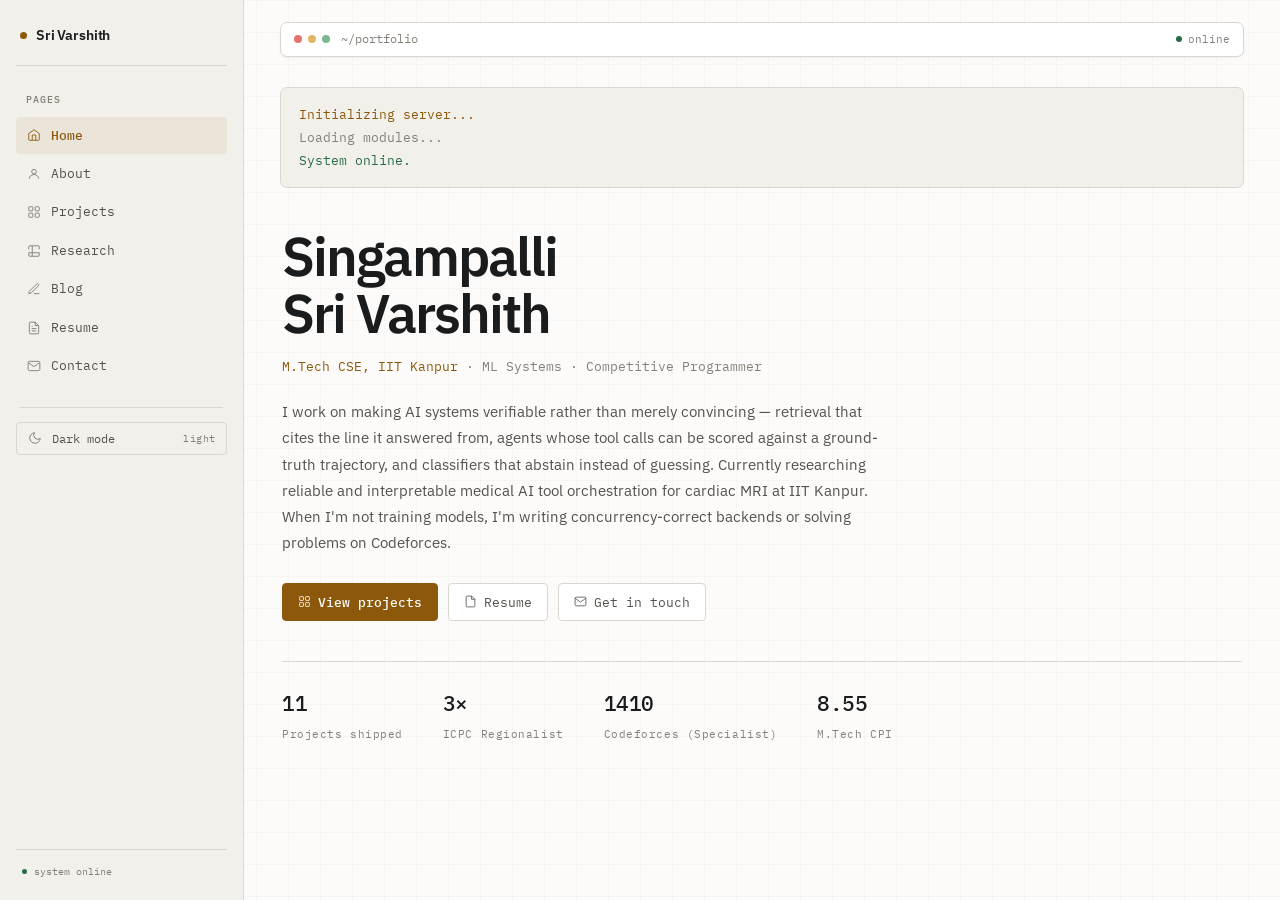
<file: index.html>
<!-- index.html -->
<!DOCTYPE html>
<html lang="en">
<head>
  <meta charset="UTF-8" />
  <meta name="viewport" content="width=device-width, initial-scale=1.0" />
  <title>Singampalli Sri Varshith</title>
  <link rel = "icon" type="image" href="./assets/SSV.jpg"
  <meta name="description" content="M.Tech CSE at IIT Kanpur — retrieval systems, medical AI tool orchestration, and concurrency-correct backends." />
  <link rel="preconnect" href="https://fonts.googleapis.com" />
  <link rel="preconnect" href="https://fonts.gstatic.com" crossorigin />
  <link href="https://fonts.googleapis.com/css2?family=IBM+Plex+Mono:wght@400;500;600&family=IBM+Plex+Sans:wght@400;500;600;700&display=swap" rel="stylesheet" />
  <link rel="stylesheet" href="styles.css" />
</head>
<body data-page="home">
  <div class="grid-bg" aria-hidden="true"></div>

  <div class="layout">

    <div id="sidebar-root"></div>

    <!-- MAIN COLUMN -->
    <div class="main-col">

      <!-- TOP BAR -->
      <header class="topbar">
        <div class="topbar-left">
          <div class="dots" aria-hidden="true">
            <div class="dot dot-r"></div>
            <div class="dot dot-y"></div>
            <div class="dot dot-g"></div>
          </div>
          <span class="topbar-path">~/portfolio</span>
        </div>
        <div class="topbar-right">
          <span class="online-status">
            <span class="online-dot" aria-hidden="true"></span>online
          </span>
        </div>
      </header>

      <!-- TERMINAL BOOT -->
      <div class="terminal" id="term" role="log" aria-live="polite" aria-label="Boot sequence">
        <span class="t-cursor" id="cur" aria-hidden="true"></span>
      </div>

      <!-- HERO -->
      <section class="hero" aria-label="Introduction">
        <h1 class="hero-name">Singampalli<br />Sri Varshith</h1>
        <p class="hero-title">
          <span>M.Tech CSE, IIT Kanpur</span> · ML Systems · Competitive Programmer
        </p>
        <p class="hero-bio">
          I work on making AI systems verifiable rather than merely convincing — retrieval that
          cites the line it answered from, agents whose tool calls can be scored against a
          ground-truth trajectory, and classifiers that abstain instead of guessing. Currently
          researching reliable and interpretable medical AI tool orchestration for cardiac MRI
          at IIT Kanpur. When I'm not training models, I'm writing concurrency-correct backends
          or solving problems on Codeforces.
        </p>

        <div class="hero-actions">
          <a class="btn btn-primary" href="./pages/projects.html">
            <svg width="13" height="13" viewBox="0 0 24 24" fill="none" stroke="currentColor" stroke-width="1.5">
              <rect x="3" y="3" width="7" height="7" rx="1"/><rect x="14" y="3" width="7" height="7" rx="1"/>
              <rect x="3" y="14" width="7" height="7" rx="1"/><rect x="14" y="14" width="7" height="7" rx="1"/>
            </svg>
            View projects
          </a>
          <a class="btn btn-ghost" href="./pages/resume.html">
            <svg width="13" height="13" viewBox="0 0 24 24" fill="none" stroke="currentColor" stroke-width="1.5">
              <path d="M14 2H6a2 2 0 00-2 2v16a2 2 0 002 2h12a2 2 0 002-2V8z"/>
              <polyline points="14 2 14 8 20 8"/>
            </svg>
            Resume
          </a>
          <a class="btn btn-ghost" href="./pages/contact.html">
            <svg width="13" height="13" viewBox="0 0 24 24" fill="none" stroke="currentColor" stroke-width="1.5">
              <path d="M4 4h16c1.1 0 2 .9 2 2v12c0 1.1-.9 2-2 2H4c-1.1 0-2-.9-2-2V6c0-1.1.9-2 2-2z"/>
              <polyline points="22,6 12,13 2,6"/>
            </svg>
            Get in touch
          </a>
        </div>

        <div class="hero-stats">
          <div>
            <div class="hero-stat-val">11</div>
            <div class="hero-stat-label">Projects shipped</div>
          </div>
          <div>
            <div class="hero-stat-val">3×</div>
            <div class="hero-stat-label">ICPC Regionalist</div>
          </div>
          <div>
            <div class="hero-stat-val">1410</div>
            <div class="hero-stat-label">Codeforces (Specialist)</div>
          </div>
          <div>
            <div class="hero-stat-val">8.55</div>
            <div class="hero-stat-label">M.Tech CPI</div>
          </div>
        </div>
      </section>

    </div>
  </div>

  <script src="./components/sidebar.js"></script>
  <script src="main.js"></script>
</body>
</html>
</file>
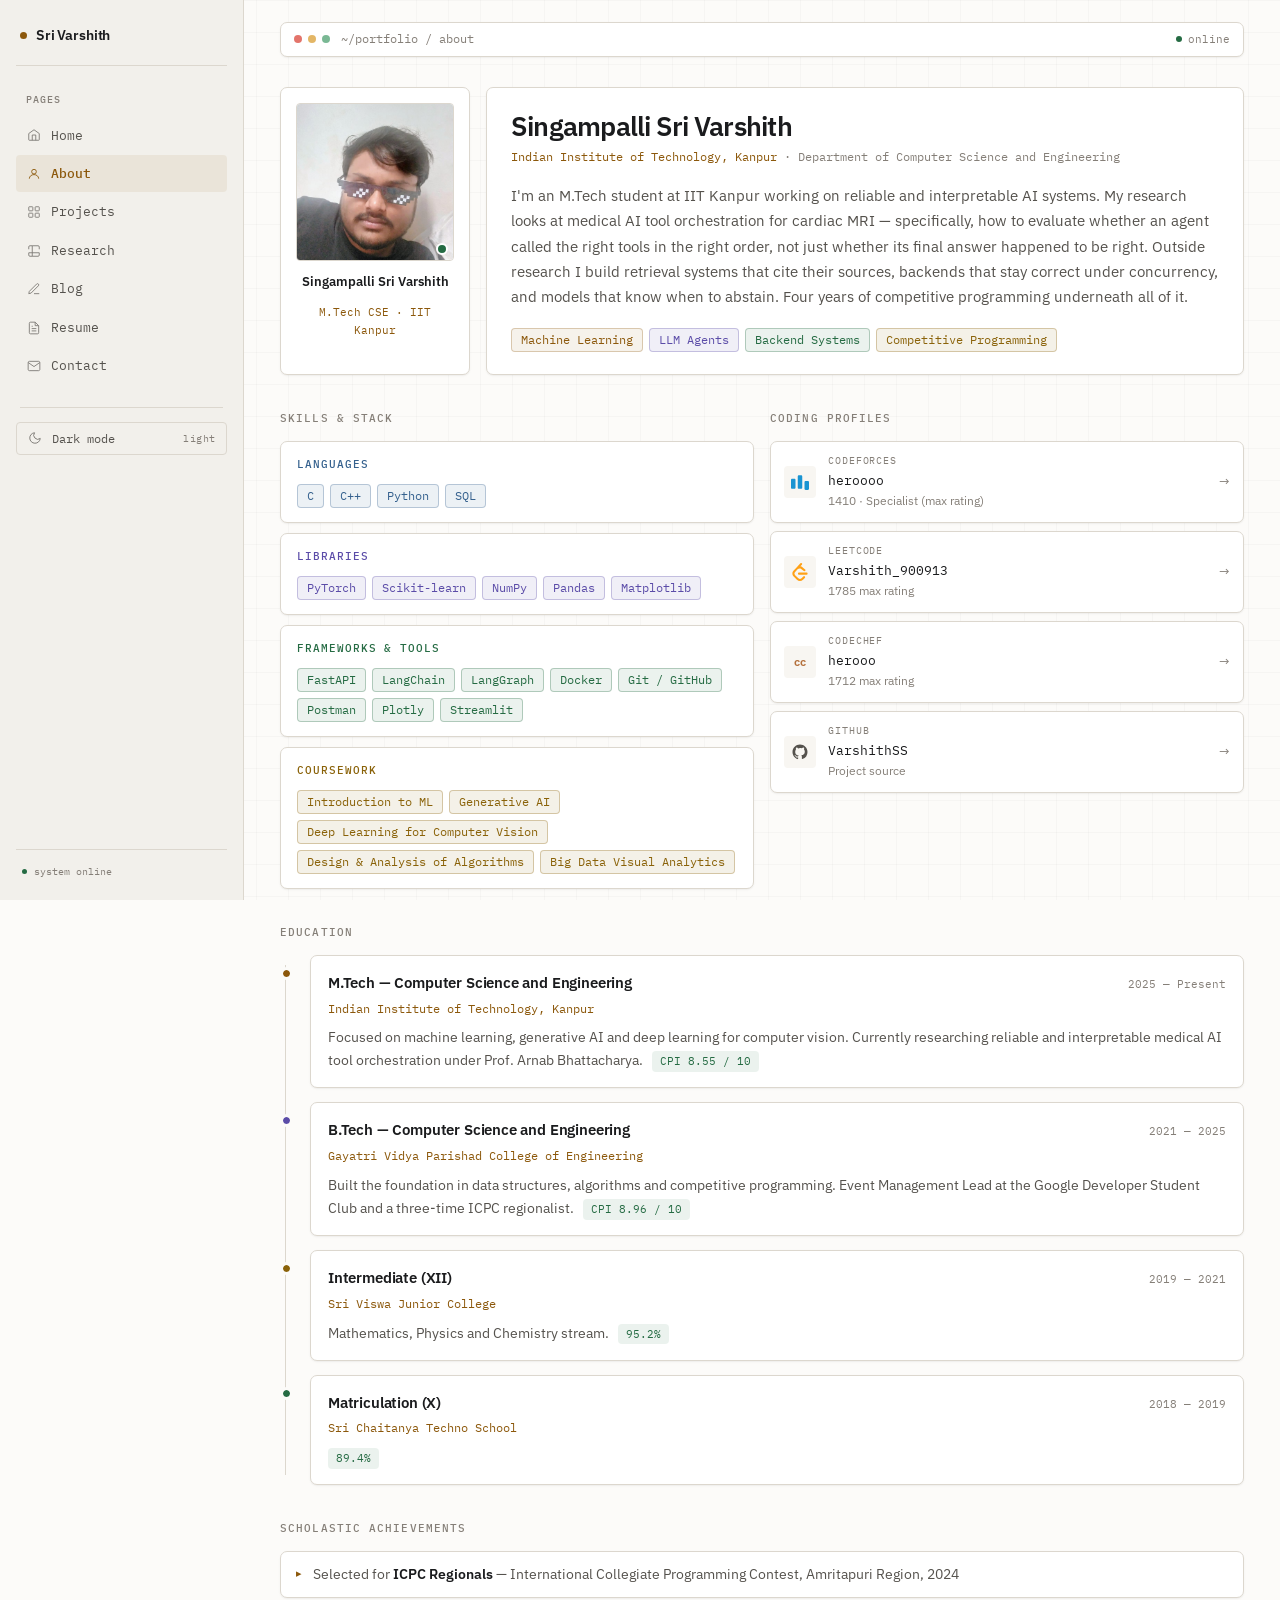
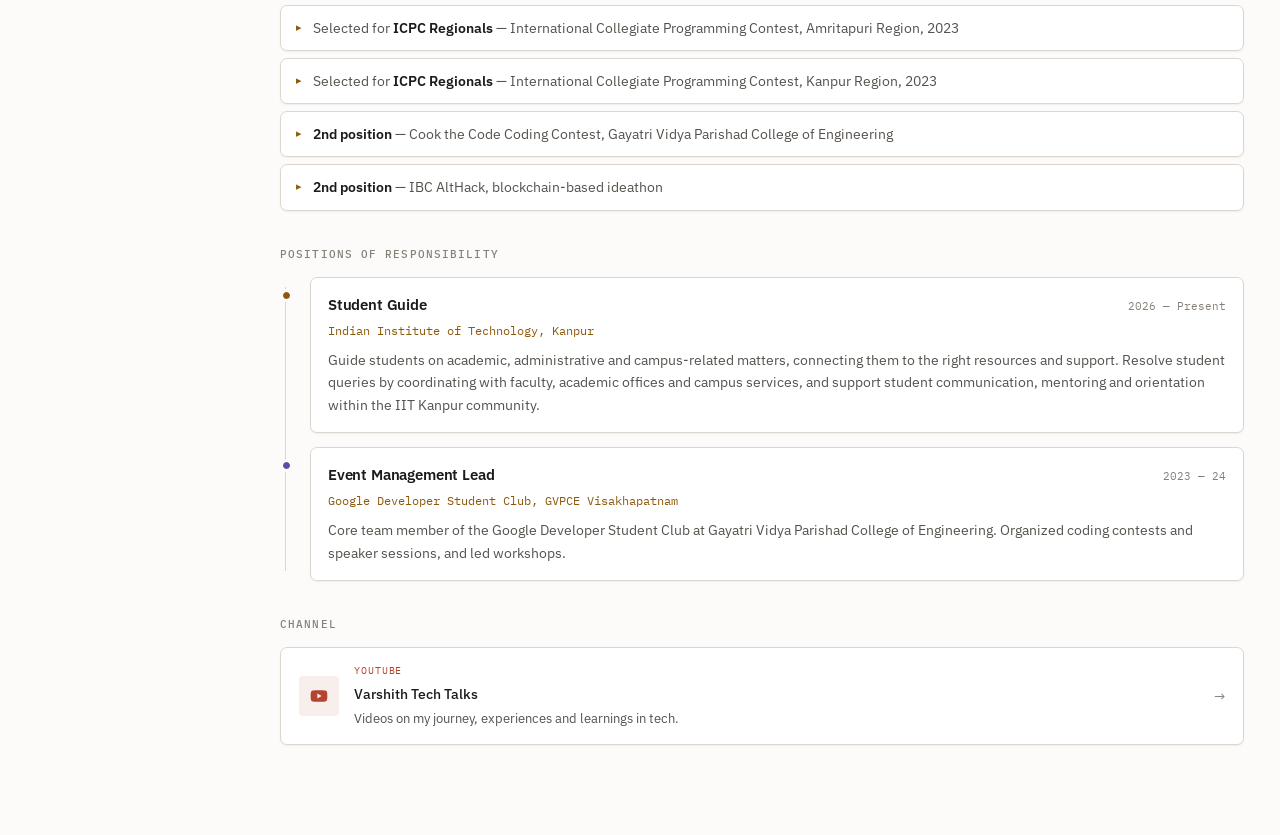
<file: pages/about.html>
<!-- pages/about.html -->
<!DOCTYPE html>
<html lang="en">
<head>
  <meta charset="UTF-8" />
  <meta name="viewport" content="width=device-width, initial-scale=1.0" />
  <title>About — Singampalli Sri Varshith</title>
  <meta name="description" content="M.Tech CSE at IIT Kanpur — education, skills, achievements and coding profiles." />
  <link rel="icon" type="image/jpeg" href="../assets/SSV.jpg" />
  <link rel="preconnect" href="https://fonts.googleapis.com" />
  <link rel="preconnect" href="https://fonts.gstatic.com" crossorigin />
  <link href="https://fonts.googleapis.com/css2?family=IBM+Plex+Mono:wght@400;500;600&family=IBM+Plex+Sans:wght@400;500;600;700&display=swap" rel="stylesheet" />
  <link rel="stylesheet" href="../styles.css" />
</head>
<body data-page="about">
  <div class="grid-bg" aria-hidden="true"></div>

  <div class="layout">

    <div id="sidebar-root"></div>

    <!-- MAIN COLUMN -->
    <div class="main-col">

      <!-- TOP BAR -->
      <header class="topbar">
        <div class="topbar-left">
          <div class="dots" aria-hidden="true">
            <div class="dot dot-r"></div>
            <div class="dot dot-y"></div>
            <div class="dot dot-g"></div>
          </div>
          <span class="topbar-path">
            <a href="../index.html">~/portfolio</a> / about
          </span>
        </div>
        <div class="topbar-right">
          <span class="online-status">
            <span class="online-dot" aria-hidden="true"></span>online
          </span>
        </div>
      </header>

      <!-- PROFILE TOP ROW -->
      <div class="profile-top-row">

        <div class="photo-card">
          <div class="profile-avatar-wrap">
            <img class="profile-avatar" src="../assets/profile.jpeg" alt="Singampalli Sri Varshith" />
            <span class="profile-online-badge" aria-hidden="true"></span>
          </div>
          <div class="photo-card-name">Singampalli Sri Varshith</div>
          <div class="photo-card-role"><span>M.Tech CSE · IIT Kanpur</span></div>
        </div>

        <div class="profile-card">
          <div class="profile-info">
            <div class="profile-name">Singampalli Sri Varshith</div>
            <div class="profile-role">
              <span>Indian Institute of Technology, Kanpur</span> · Department of Computer Science and Engineering
            </div>
            <div class="profile-desc">
              I'm an M.Tech student at IIT Kanpur working on reliable and interpretable AI systems.
              My research looks at medical AI tool orchestration for cardiac MRI — specifically, how
              to evaluate whether an agent called the right tools in the right order, not just whether
              its final answer happened to be right. Outside research I build retrieval systems that
              cite their sources, backends that stay correct under concurrency, and models that know
              when to abstain. Four years of competitive programming underneath all of it.
            </div>
            <div class="profile-tags">
              <span class="pill accent">Machine Learning</span>
              <span class="pill violet">LLM Agents</span>
              <span class="pill success">Backend Systems</span>
              <span class="pill warn">Competitive Programming</span>
            </div>
          </div>
        </div>

      </div>

      <!-- SKILLS + CODING PROFILES -->
      <div class="skills-profiles-row">

        <div>
          <div class="section-label">Skills &amp; Stack</div>
          <div class="skills-grid">

            <div class="skill-group">
              <div class="skill-group-label" style="color: var(--info);">Languages</div>
              <div class="skill-list">
                <span class="pill info">C</span>
                <span class="pill info">C++</span>
                <span class="pill info">Python</span>
                <span class="pill info">SQL</span>
              </div>
            </div>

            <div class="skill-group">
              <div class="skill-group-label" style="color: var(--violet);">Libraries</div>
              <div class="skill-list">
                <span class="pill violet">PyTorch</span>
                <span class="pill violet">Scikit-learn</span>
                <span class="pill violet">NumPy</span>
                <span class="pill violet">Pandas</span>
                <span class="pill violet">Matplotlib</span>
              </div>
            </div>

            <div class="skill-group">
              <div class="skill-group-label" style="color: var(--success);">Frameworks &amp; Tools</div>
              <div class="skill-list">
                <span class="pill success">FastAPI</span>
                <span class="pill success">LangChain</span>
                <span class="pill success">LangGraph</span>
                <span class="pill success">Docker</span>
                <span class="pill success">Git / GitHub</span>
                <span class="pill success">Postman</span>
                <span class="pill success">Plotly</span>
                <span class="pill success">Streamlit</span>
              </div>
            </div>

            <div class="skill-group">
              <div class="skill-group-label" style="color: var(--warn);">Coursework</div>
              <div class="skill-list">
                <span class="pill warn">Introduction to ML</span>
                <span class="pill warn">Generative AI</span>
                <span class="pill warn">Deep Learning for Computer Vision</span>
                <span class="pill warn">Design &amp; Analysis of Algorithms</span>
                <span class="pill warn">Big Data Visual Analytics</span>
              </div>
            </div>

          </div>
        </div>

        <div>
          <div class="section-label">Coding Profiles</div>
          <div class="coding-profiles">

            <a class="cp-card" href="https://codeforces.com/profile/heroooo" target="_blank" rel="noopener noreferrer">
              <div class="cp-icon">
                <svg width="18" height="18" viewBox="0 0 24 24" fill="#1A94D2"><path d="M4.5 7.5C5.328 7.5 6 8.172 6 9v10.5c0 .828-.672 1.5-1.5 1.5h-3C.672 21 0 20.328 0 19.5V9c0-.828.672-1.5 1.5-1.5h3zm9-4.5c.828 0 1.5.672 1.5 1.5V19.5c0 .828-.672 1.5-1.5 1.5h-3c-.828 0-1.5-.672-1.5-1.5V4.5C9 3.672 9.672 3 10.5 3h3zm9 7.5c.828 0 1.5.672 1.5 1.5v9c0 .828-.672 1.5-1.5 1.5h-3c-.828 0-1.5-.672-1.5-1.5V12c0-.828.672-1.5 1.5-1.5h3z"/></svg>
              </div>
              <div class="cp-info">
                <div class="cp-platform">Codeforces</div>
                <div class="cp-handle">heroooo</div>
                <div class="cp-stat">1410 · Specialist (max rating)</div>
              </div>
              <span class="cp-arrow" aria-hidden="true">→</span>
            </a>

            <a class="cp-card" href="https://leetcode.com/Varshith_900913" target="_blank" rel="noopener noreferrer">
              <div class="cp-icon">
                <svg width="18" height="18" viewBox="0 0 24 24" fill="#FFA116"><path d="M13.483 0a1.374 1.374 0 0 0-.961.438L7.116 6.226l-3.854 4.126a5.266 5.266 0 0 0-1.209 2.104 5.35 5.35 0 0 0-.125.513 5.527 5.527 0 0 0 .062 2.362 5.83 5.83 0 0 0 .349 1.017 5.938 5.938 0 0 0 1.271 1.818l4.277 4.193.039.038c2.248 2.165 5.852 2.133 8.063-.074l2.396-2.392c.54-.54.54-1.414.003-1.955a1.378 1.378 0 0 0-1.951-.003l-2.396 2.392a3.021 3.021 0 0 1-4.205.038l-.02-.019-4.276-4.193c-.652-.64-.972-1.469-.948-2.263a2.68 2.68 0 0 1 .066-.523 2.545 2.545 0 0 1 .619-1.164L9.13 8.114c1.058-1.134 3.204-1.27 4.43-.278l3.501 2.831c.593.48 1.461.387 1.94-.207a1.384 1.384 0 0 0-.207-1.943l-3.5-2.831c-.8-.647-1.766-1.045-2.774-1.202l2.015-2.158A1.384 1.384 0 0 0 13.483 0zm-2.866 12.815a1.38 1.38 0 0 0-1.38 1.382 1.38 1.38 0 0 0 1.38 1.382H20.79a1.38 1.38 0 0 0 1.38-1.382 1.38 1.38 0 0 0-1.38-1.382z"/></svg>
              </div>
              <div class="cp-info">
                <div class="cp-platform">LeetCode</div>
                <div class="cp-handle">Varshith_900913</div>
                <div class="cp-stat">1785 max rating</div>
              </div>
              <span class="cp-arrow" aria-hidden="true">→</span>
            </a>

            <a class="cp-card" href="https://www.codechef.com/users/herooo" target="_blank" rel="noopener noreferrer">
              <div class="cp-icon">
                <span style="font-size:12px;font-weight:600;color:#B4703C;letter-spacing:0.5px;">cc</span>
              </div>
              <div class="cp-info">
                <div class="cp-platform">CodeChef</div>
                <div class="cp-handle">herooo</div>
                <div class="cp-stat">1712 max rating</div>
              </div>
              <span class="cp-arrow" aria-hidden="true">→</span>
            </a>

            <a class="cp-card" href="https://github.com/VarshithSS" target="_blank" rel="noopener noreferrer">
              <div class="cp-icon">
                <svg width="18" height="18" viewBox="0 0 24 24" fill="currentColor" style="color: var(--text-muted);"><path d="M12 2C6.48 2 2 6.48 2 12c0 4.42 2.87 8.17 6.84 9.49.5.09.68-.22.68-.48v-1.69c-2.78.6-3.37-1.34-3.37-1.34-.45-1.15-1.1-1.46-1.1-1.46-.9-.62.07-.61.07-.61 1 .07 1.53 1.03 1.53 1.03.89 1.52 2.34 1.08 2.91.83.09-.65.35-1.08.63-1.33-2.22-.25-4.55-1.11-4.55-4.94 0-1.09.39-1.98 1.03-2.68-.1-.25-.45-1.27.1-2.64 0 0 .84-.27 2.75 1.02A9.56 9.56 0 0112 6.8c.85 0 1.71.11 2.51.33 1.91-1.29 2.75-1.02 2.75-1.02.55 1.37.2 2.39.1 2.64.64.7 1.03 1.59 1.03 2.68 0 3.84-2.34 4.69-4.57 4.93.36.31.68.92.68 1.85v2.75c0 .27.18.58.69.48A10.01 10.01 0 0022 12c0-5.52-4.48-10-10-10z"/></svg>
              </div>
              <div class="cp-info">
                <div class="cp-platform">GitHub</div>
                <div class="cp-handle">VarshithSS</div>
                <div class="cp-stat">Project source</div>
              </div>
              <span class="cp-arrow" aria-hidden="true">→</span>
            </a>

          </div>
        </div>

      </div>

      <!-- EDUCATION -->
      <div class="page-section">
        <div class="section-label">Education</div>
        <div class="timeline">

          <div class="tl-item">
            <div class="tl-dot-wrap"><div class="tl-dot"></div></div>
            <div class="tl-card">
              <div class="tl-meta">
                <div class="tl-title">M.Tech — Computer Science and Engineering</div>
                <div class="tl-date">2025 — Present</div>
              </div>
              <div class="tl-org">Indian Institute of Technology, Kanpur</div>
              <div class="tl-desc">
                Focused on machine learning, generative AI and deep learning for computer vision.
                Currently researching reliable and interpretable medical AI tool orchestration
                under Prof. Arnab Bhattacharya.
                <span class="tl-score" style="margin-left:6px;">CPI 8.55 / 10</span>
              </div>
            </div>
          </div>

          <div class="tl-item">
            <div class="tl-dot-wrap"><div class="tl-dot purple"></div></div>
            <div class="tl-card">
              <div class="tl-meta">
                <div class="tl-title">B.Tech — Computer Science and Engineering</div>
                <div class="tl-date">2021 — 2025</div>
              </div>
              <div class="tl-org purple">Gayatri Vidya Parishad College of Engineering</div>
              <div class="tl-desc">
                Built the foundation in data structures, algorithms and competitive programming.
                Event Management Lead at the Google Developer Student Club and a three-time
                ICPC regionalist.
                <span class="tl-score" style="margin-left:6px;">CPI 8.96 / 10</span>
              </div>
            </div>
          </div>

          <div class="tl-item">
            <div class="tl-dot-wrap"><div class="tl-dot amber"></div></div>
            <div class="tl-card">
              <div class="tl-meta">
                <div class="tl-title">Intermediate (XII)</div>
                <div class="tl-date">2019 — 2021</div>
              </div>
              <div class="tl-org amber">Sri Viswa Junior College</div>
              <div class="tl-desc">
                Mathematics, Physics and Chemistry stream.
                <span class="tl-score" style="margin-left:6px;">95.2%</span>
              </div>
            </div>
          </div>

          <div class="tl-item">
            <div class="tl-dot-wrap"><div class="tl-dot green"></div></div>
            <div class="tl-card">
              <div class="tl-meta">
                <div class="tl-title">Matriculation (X)</div>
                <div class="tl-date">2018 — 2019</div>
              </div>
              <div class="tl-org green">Sri Chaitanya Techno School</div>
              <div class="tl-desc">
                <span class="tl-score">89.4%</span>
              </div>
            </div>
          </div>

        </div>
      </div>

      <!-- ACHIEVEMENTS -->
      <div class="page-section">
        <div class="section-label">Scholastic Achievements</div>
        <div class="fact-list">
          <div class="fact-item">
            <span class="fact-bullet" aria-hidden="true">▸</span>
            <span>Selected for <strong>ICPC Regionals</strong> — International Collegiate Programming Contest, Amritapuri Region, 2024</span>
          </div>
          <div class="fact-item">
            <span class="fact-bullet" aria-hidden="true">▸</span>
            <span>Selected for <strong>ICPC Regionals</strong> — International Collegiate Programming Contest, Amritapuri Region, 2023</span>
          </div>
          <div class="fact-item">
            <span class="fact-bullet" aria-hidden="true">▸</span>
            <span>Selected for <strong>ICPC Regionals</strong> — International Collegiate Programming Contest, Kanpur Region, 2023</span>
          </div>
          <div class="fact-item">
            <span class="fact-bullet amber" aria-hidden="true">▸</span>
            <span><strong>2nd position</strong> — Cook the Code Coding Contest, Gayatri Vidya Parishad College of Engineering</span>
          </div>
          <div class="fact-item">
            <span class="fact-bullet amber" aria-hidden="true">▸</span>
            <span><strong>2nd position</strong> — IBC AltHack, blockchain-based ideathon</span>
          </div>
        </div>
      </div>

      <!-- POSITIONS OF RESPONSIBILITY -->
      <div class="page-section">
        <div class="section-label">Positions of Responsibility</div>
        <div class="timeline">

          <div class="tl-item">
            <div class="tl-dot-wrap"><div class="tl-dot"></div></div>
            <div class="tl-card">
              <div class="tl-meta">
                <div class="tl-title">Student Guide</div>
                <div class="tl-date">2026 — Present</div>
              </div>
              <div class="tl-org">Indian Institute of Technology, Kanpur</div>
              <div class="tl-desc">
                Guide students on academic, administrative and campus-related matters, connecting
                them to the right resources and support. Resolve student queries by coordinating
                with faculty, academic offices and campus services, and support student
                communication, mentoring and orientation within the IIT Kanpur community.
              </div>
            </div>
          </div>

          <div class="tl-item">
            <div class="tl-dot-wrap"><div class="tl-dot purple"></div></div>
            <div class="tl-card">
              <div class="tl-meta">
                <div class="tl-title">Event Management Lead</div>
                <div class="tl-date">2023 — 24</div>
              </div>
              <div class="tl-org purple">Google Developer Student Club, GVPCE Visakhapatnam</div>
              <div class="tl-desc">
                Core team member of the Google Developer Student Club at Gayatri Vidya Parishad
                College of Engineering. Organized coding contests and speaker sessions, and led
                workshops.
              </div>
            </div>
          </div>

        </div>
      </div>

      <!-- CHANNEL -->
      <div class="page-section">
        <div class="section-label">Channel</div>
        <a class="link-card" href="https://youtube.com/@varshithsingampalli4637" target="_blank" rel="noopener noreferrer">
          <div class="link-card-icon">
            <svg width="20" height="20" viewBox="0 0 24 24" fill="currentColor" style="color: var(--danger);"><path d="M21.58 7.19c-.23-.87-.9-1.55-1.77-1.78C18.25 5 12 5 12 5s-6.25 0-7.81.41c-.87.23-1.54.91-1.77 1.78C2 8.75 2 12 2 12s0 3.25.42 4.81c.23.87.9 1.55 1.77 1.78C5.75 19 12 19 12 19s6.25 0 7.81-.41c.87-.23 1.54-.91 1.77-1.78C22 15.25 22 12 22 12s0-3.25-.42-4.81zM10 15V9l5.2 3-5.2 3z"/></svg>
          </div>
          <div class="link-card-info">
            <div class="link-card-label">YouTube</div>
            <div class="link-card-title">Varshith Tech Talks</div>
            <div class="link-card-sub">Videos on my journey, experiences and learnings in tech.</div>
          </div>
          <span class="link-card-arrow" aria-hidden="true">→</span>
        </a>
      </div>

    </div><!-- /.main-col -->

  </div><!-- /.layout -->

  <script src="../components/sidebar.js"></script>
</body>
</html>
</file>
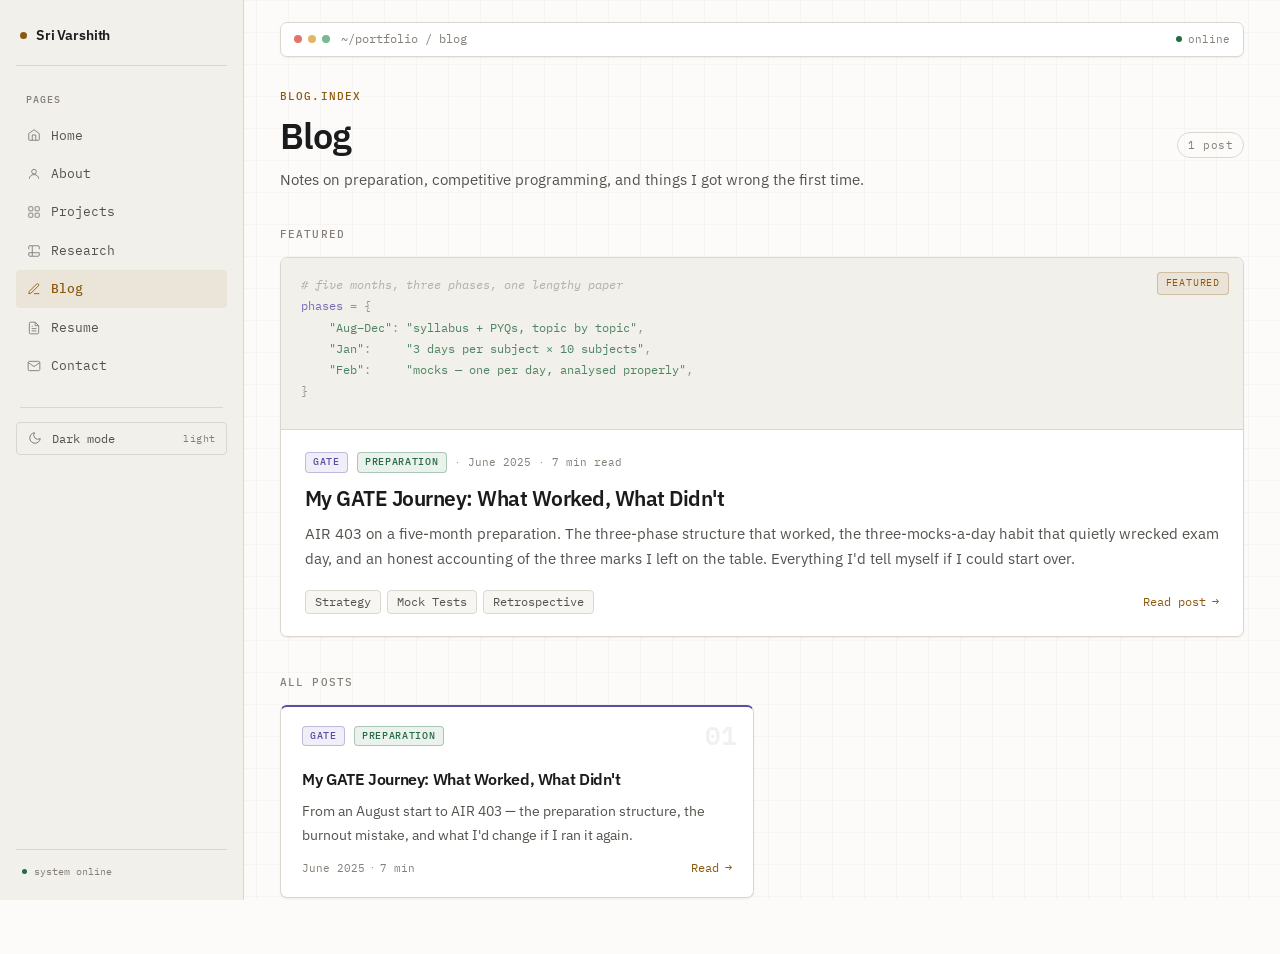
<file: pages/blog.html>
<!-- pages/blog.html -->
<!DOCTYPE html>
<html lang="en">
<head>
  <meta charset="UTF-8" />
  <meta name="viewport" content="width=device-width, initial-scale=1.0" />
  <title>Blog — Singampalli Sri Varshith</title>
  <meta name="description" content="Writing on ML, competitive programming and preparation." />
  <link rel="icon" type="image/jpeg" href="../assets/SSV.jpg" />
  <link rel="preconnect" href="https://fonts.googleapis.com" />
  <link rel="preconnect" href="https://fonts.gstatic.com" crossorigin />
  <link href="https://fonts.googleapis.com/css2?family=IBM+Plex+Mono:wght@400;500;600&family=IBM+Plex+Sans:wght@400;500;600;700&display=swap" rel="stylesheet" />
  <link rel="stylesheet" href="../styles.css" />
</head>
<body data-page="blog">
  <div class="grid-bg" aria-hidden="true"></div>

  <div class="layout">

    <div id="sidebar-root"></div>

    <div class="main-col">

      <header class="topbar">
        <div class="topbar-left">
          <div class="dots" aria-hidden="true">
            <div class="dot dot-r"></div>
            <div class="dot dot-y"></div>
            <div class="dot dot-g"></div>
          </div>
          <span class="topbar-path">
            <a href="../index.html">~/portfolio</a> / blog
          </span>
        </div>
        <div class="topbar-right">
          <span class="online-status">
            <span class="online-dot" aria-hidden="true"></span>online
          </span>
        </div>
      </header>

      <div class="page-heading">
        <div class="page-heading-label">blog.index</div>
        <div class="page-heading-top">
          <h1>Blog</h1>
          <span class="count-pill">1 post</span>
        </div>
        <p>Notes on preparation, competitive programming, and things I got wrong the first time.</p>
      </div>

      <!-- FEATURED POST -->
      <div class="section-label">Featured</div>
      <a class="featured-post" href="blogs/gate_blog.html">
        <div class="featured-banner">
          <div class="featured-banner-code" aria-hidden="true"><span class="cm"># five months, three phases, one lengthy paper</span>
<span class="kw">phases</span> = {
    <span class="str">"Aug–Dec"</span>: <span class="str">"syllabus + PYQs, topic by topic"</span>,
    <span class="str">"Jan"</span>:     <span class="str">"3 days per subject × 10 subjects"</span>,
    <span class="str">"Feb"</span>:     <span class="str">"mocks — one per day, analysed properly"</span>,
}

<span class="kw">def</span> <span class="fn">what_i_actually_did</span>(day):
    <span class="cm"># three mocks a day. this is the mistake.</span>
    <span class="kw">return</span> <span class="fn">burnout</span>(day)</div>
          <span class="featured-badge">Featured</span>
        </div>
        <div class="featured-body">
          <div class="post-meta">
            <span class="post-tag ml">GATE</span>
            <span class="post-tag eng">Preparation</span>
            <span class="meta-dot" aria-hidden="true">·</span>
            <span class="post-date">June 2025</span>
            <span class="meta-dot" aria-hidden="true">·</span>
            <span class="read-time">7 min read</span>
          </div>
          <h2 class="post-title">My GATE Journey: What Worked, What Didn't</h2>
          <p class="post-excerpt">
            AIR 403 on a five-month preparation. The three-phase structure that worked, the
            three-mocks-a-day habit that quietly wrecked exam day, and an honest accounting of the
            three marks I left on the table. Everything I'd tell myself if I could start over.
          </p>
          <div class="post-footer">
            <div class="post-pills">
              <span class="pill neutral">Strategy</span>
              <span class="pill neutral">Mock Tests</span>
              <span class="pill neutral">Retrospective</span>
            </div>
            <span class="read-link">Read post <span aria-hidden="true">→</span></span>
          </div>
        </div>
      </a>

      <!-- ALL POSTS -->
      <div class="section-label">All Posts</div>
      <div class="blog-grid">

        <article class="blog-card purple-accent">
          <span class="card-number" aria-hidden="true">01</span>
          <div class="post-meta">
            <span class="post-tag ml">GATE</span>
            <span class="post-tag eng">Preparation</span>
          </div>
          <h2 class="post-title">My GATE Journey: What Worked, What Didn't</h2>
          <p class="post-excerpt">
            From an August start to AIR 403 — the preparation structure, the burnout mistake,
            and what I'd change if I ran it again.
          </p>
          <div class="card-footer">
            <div style="display:flex; gap:6px; align-items:center;">
              <span class="post-date">June 2025</span>
              <span class="meta-dot" aria-hidden="true">·</span>
              <span class="read-time">7 min</span>
            </div>
            <a class="read-link" href="blogs/gate_blog.html">Read <span aria-hidden="true">→</span></a>
          </div>
        </article>

      </div>

    </div>
  </div>

  <script src="../components/sidebar.js"></script>
</body>
</html>
</file>
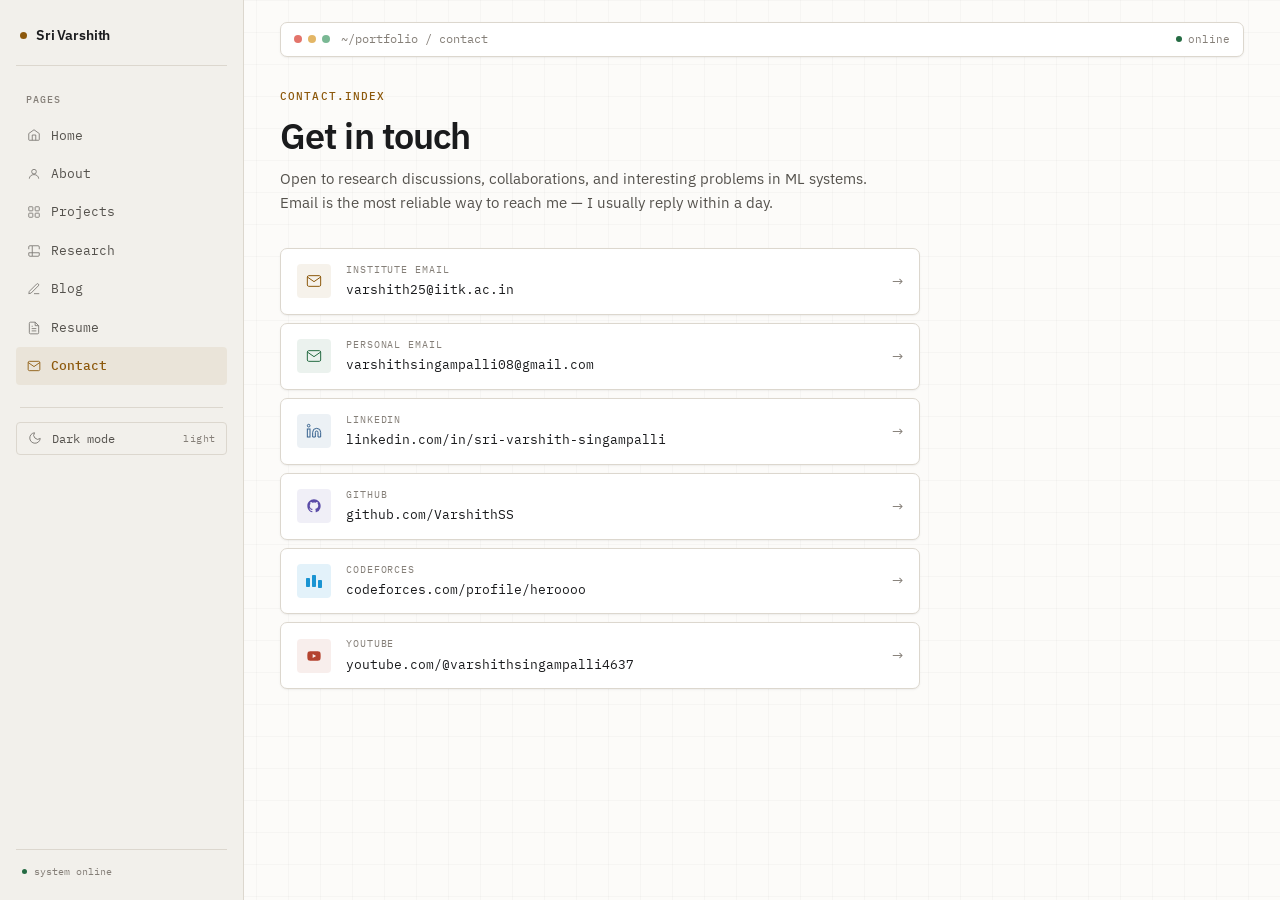
<file: pages/contact.html>
<!-- pages/contact.html -->
<!DOCTYPE html>
<html lang="en">
<head>
  <meta charset="UTF-8" />
  <meta name="viewport" content="width=device-width, initial-scale=1.0" />
  <title>Contact — Singampalli Sri Varshith</title>
  <meta name="description" content="Get in touch with Singampalli Sri Varshith — email, LinkedIn, GitHub." />
  <link rel="icon" type="image/jpeg" href="../assets/SSV.jpg" />
  <link rel="preconnect" href="https://fonts.googleapis.com" />
  <link rel="preconnect" href="https://fonts.gstatic.com" crossorigin />
  <link href="https://fonts.googleapis.com/css2?family=IBM+Plex+Mono:wght@400;500;600&family=IBM+Plex+Sans:wght@400;500;600;700&display=swap" rel="stylesheet" />
  <link rel="stylesheet" href="../styles.css" />
</head>
<body data-page="contact">
  <div class="grid-bg" aria-hidden="true"></div>

  <div class="layout">

    <div id="sidebar-root"></div>

    <div class="main-col">

      <header class="topbar">
        <div class="topbar-left">
          <div class="dots" aria-hidden="true">
            <div class="dot dot-r"></div>
            <div class="dot dot-y"></div>
            <div class="dot dot-g"></div>
          </div>
          <span class="topbar-path">
            <a href="../index.html">~/portfolio</a> / contact
          </span>
        </div>
        <div class="topbar-right">
          <span class="online-status">
            <span class="online-dot" aria-hidden="true"></span>online
          </span>
        </div>
      </header>

      <section aria-label="Contact">
        <div class="page-heading">
          <div class="page-heading-label">contact.index</div>
          <h1>Get in touch</h1>
          <p>
            Open to research discussions, collaborations, and interesting problems in ML systems.<br />
            Email is the most reliable way to reach me — I usually reply within a day.
          </p>
        </div>

        <div class="contact-cards">

          <a class="contact-card" href="mailto:varshith25@iitk.ac.in">
            <div class="contact-card-icon" style="background: var(--accent-soft);">
              <svg width="16" height="16" viewBox="0 0 24 24" fill="none" stroke="currentColor" stroke-width="1.5" style="color: var(--accent);"><path d="M4 4h16c1.1 0 2 .9 2 2v12c0 1.1-.9 2-2 2H4c-1.1 0-2-.9-2-2V6c0-1.1.9-2 2-2z"/><polyline points="22,6 12,13 2,6"/></svg>
            </div>
            <div class="contact-card-body">
              <div class="contact-card-label">Institute Email</div>
              <div class="contact-card-value">varshith25@iitk.ac.in</div>
            </div>
            <span class="contact-card-arrow" aria-hidden="true">→</span>
          </a>

          <a class="contact-card" href="mailto:varshithsingampalli08@gmail.com">
            <div class="contact-card-icon" style="background: var(--success-soft);">
              <svg width="16" height="16" viewBox="0 0 24 24" fill="none" stroke="currentColor" stroke-width="1.5" style="color: var(--success);"><path d="M4 4h16c1.1 0 2 .9 2 2v12c0 1.1-.9 2-2 2H4c-1.1 0-2-.9-2-2V6c0-1.1.9-2 2-2z"/><polyline points="22,6 12,13 2,6"/></svg>
            </div>
            <div class="contact-card-body">
              <div class="contact-card-label">Personal Email</div>
              <div class="contact-card-value">varshithsingampalli08@gmail.com</div>
            </div>
            <span class="contact-card-arrow" aria-hidden="true">→</span>
          </a>

          <a class="contact-card" href="https://linkedin.com/in/sri-varshith-singampalli" target="_blank" rel="noopener noreferrer">
            <div class="contact-card-icon" style="background: var(--info-soft);">
              <svg width="16" height="16" viewBox="0 0 24 24" fill="none" stroke="currentColor" stroke-width="1.5" style="color: var(--info);">
                <path d="M16 8a6 6 0 0 1 6 6v7h-4v-7a2 2 0 0 0-2-2 2 2 0 0 0-2 2v7h-4v-7a6 6 0 0 1 6-6z"/>
                <rect x="2" y="9" width="4" height="12"/>
                <circle cx="4" cy="4" r="2"/>
              </svg>
            </div>
            <div class="contact-card-body">
              <div class="contact-card-label">LinkedIn</div>
              <div class="contact-card-value">linkedin.com/in/sri-varshith-singampalli</div>
            </div>
            <span class="contact-card-arrow" aria-hidden="true">→</span>
          </a>

          <a class="contact-card" href="https://github.com/VarshithSS" target="_blank" rel="noopener noreferrer">
            <div class="contact-card-icon" style="background: var(--violet-soft);">
              <svg width="16" height="16" viewBox="0 0 24 24" fill="currentColor" style="color: var(--violet);"><path d="M12 2C6.48 2 2 6.48 2 12c0 4.42 2.87 8.17 6.84 9.49.5.09.68-.22.68-.48v-1.69c-2.78.6-3.37-1.34-3.37-1.34-.45-1.15-1.1-1.46-1.1-1.46-.9-.62.07-.61.07-.61 1 .07 1.53 1.03 1.53 1.03.89 1.52 2.34 1.08 2.91.83.09-.65.35-1.08.63-1.33-2.22-.25-4.55-1.11-4.55-4.94 0-1.09.39-1.98 1.03-2.68-.1-.25-.45-1.27.1-2.64 0 0 .84-.27 2.75 1.02A9.56 9.56 0 0112 6.8c.85 0 1.71.11 2.51.33 1.91-1.29 2.75-1.02 2.75-1.02.55 1.37.2 2.39.1 2.64.64.7 1.03 1.59 1.03 2.68 0 3.84-2.34 4.69-4.57 4.93.36.31.68.92.68 1.85v2.75c0 .27.18.58.69.48A10.01 10.01 0 0022 12c0-5.52-4.48-10-10-10z"/></svg>
            </div>
            <div class="contact-card-body">
              <div class="contact-card-label">GitHub</div>
              <div class="contact-card-value">github.com/VarshithSS</div>
            </div>
            <span class="contact-card-arrow" aria-hidden="true">→</span>
          </a>

          <a class="contact-card" href="https://codeforces.com/profile/heroooo" target="_blank" rel="noopener noreferrer">
            <div class="contact-card-icon" style="background: rgba(26,148,210,0.12);">
              <svg width="16" height="16" viewBox="0 0 24 24" fill="#1A94D2"><path d="M4.5 7.5C5.328 7.5 6 8.172 6 9v10.5c0 .828-.672 1.5-1.5 1.5h-3C.672 21 0 20.328 0 19.5V9c0-.828.672-1.5 1.5-1.5h3zm9-4.5c.828 0 1.5.672 1.5 1.5V19.5c0 .828-.672 1.5-1.5 1.5h-3c-.828 0-1.5-.672-1.5-1.5V4.5C9 3.672 9.672 3 10.5 3h3zm9 7.5c.828 0 1.5.672 1.5 1.5v9c0 .828-.672 1.5-1.5 1.5h-3c-.828 0-1.5-.672-1.5-1.5V12c0-.828.672-1.5 1.5-1.5h3z"/></svg>
            </div>
            <div class="contact-card-body">
              <div class="contact-card-label">Codeforces</div>
              <div class="contact-card-value">codeforces.com/profile/heroooo</div>
            </div>
            <span class="contact-card-arrow" aria-hidden="true">→</span>
          </a>

          <a class="contact-card" href="https://youtube.com/@varshithsingampalli4637" target="_blank" rel="noopener noreferrer">
            <div class="contact-card-icon" style="background: var(--danger-soft);">
              <svg width="16" height="16" viewBox="0 0 24 24" fill="currentColor" style="color: var(--danger);"><path d="M21.58 7.19c-.23-.87-.9-1.55-1.77-1.78C18.25 5 12 5 12 5s-6.25 0-7.81.41c-.87.23-1.54.91-1.77 1.78C2 8.75 2 12 2 12s0 3.25.42 4.81c.23.87.9 1.55 1.77 1.78C5.75 19 12 19 12 19s6.25 0 7.81-.41c.87-.23 1.54-.91 1.77-1.78C22 15.25 22 12 22 12s0-3.25-.42-4.81zM10 15V9l5.2 3-5.2 3z"/></svg>
            </div>
            <div class="contact-card-body">
              <div class="contact-card-label">YouTube</div>
              <div class="contact-card-value">youtube.com/@varshithsingampalli4637</div>
            </div>
            <span class="contact-card-arrow" aria-hidden="true">→</span>
          </a>

        </div>
      </section>

    </div>
  </div>

  <script src="../components/sidebar.js"></script>
</body>
</html>
</file>
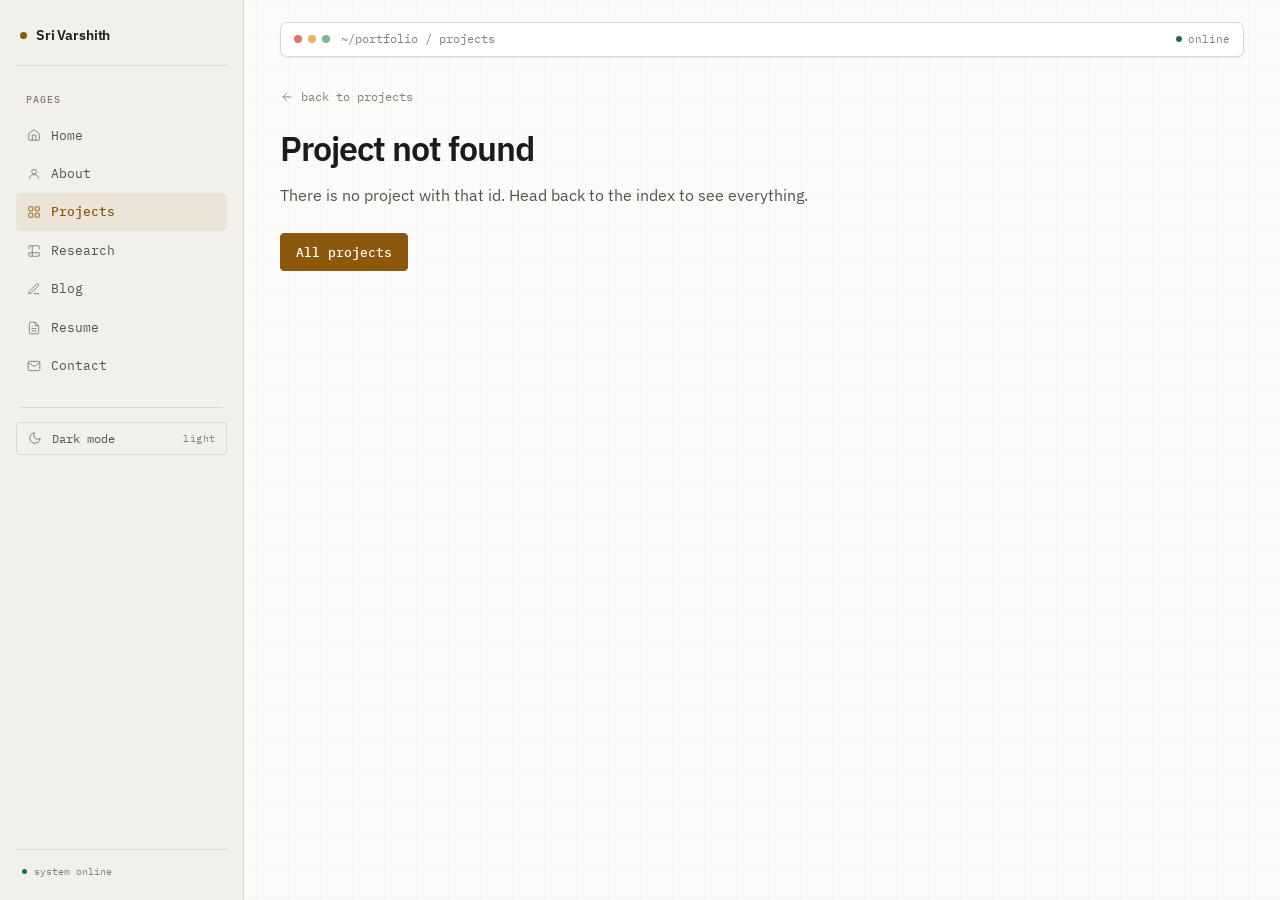
<file: pages/project.html>
<!-- pages/project.html — single detail template, rendered from ?id= -->
<!DOCTYPE html>
<html lang="en">
<head>
  <meta charset="UTF-8" />
  <meta name="viewport" content="width=device-width, initial-scale=1.0" />
  <title>Project — Sri Varshith</title>
  <link rel="icon" type="image/jpeg" href="../assets/SSV.jpg" />
  <link rel="preconnect" href="https://fonts.googleapis.com" />
  <link rel="preconnect" href="https://fonts.gstatic.com" crossorigin />
  <link href="https://fonts.googleapis.com/css2?family=IBM+Plex+Mono:wght@400;500;600&family=IBM+Plex+Sans:wght@400;500;600;700&display=swap" rel="stylesheet" />
  <link rel="stylesheet" href="../styles.css" />
</head>
<body data-page="projects">
  <div class="grid-bg" aria-hidden="true"></div>

  <div class="layout">

    <div id="sidebar-root"></div>

    <div class="main-col">

      <header class="topbar">
        <div class="topbar-left">
          <div class="dots" aria-hidden="true">
            <div class="dot dot-r"></div>
            <div class="dot dot-y"></div>
            <div class="dot dot-g"></div>
          </div>
          <span class="topbar-path" id="crumb">
            <a href="../index.html">~/portfolio</a> / projects
          </span>
        </div>
        <div class="topbar-right">
          <span class="online-status">
            <span class="online-dot" aria-hidden="true"></span>online
          </span>
        </div>
      </header>

      <a class="back-link" href="projects.html">
        <svg width="14" height="14" viewBox="0 0 24 24" fill="none" stroke="currentColor" stroke-width="1.5"><path d="M19 12H5m7-7-7 7 7 7"/></svg>
        back to projects
      </a>

      <div id="project-root"></div>

    </div>
  </div>

  <script src="../components/sidebar.js"></script>
  <script src="../components/projects-data.js"></script>
  <script>
    (function () {
      'use strict';

      var TAG_CLASS = window.PROJECT_TAG_CLASS || {};
      var root = document.getElementById('project-root');

      function param(name) {
        var match = new RegExp('[?&]' + name + '=([^&#]*)').exec(window.location.search);
        return match ? decodeURIComponent(match[1].replace(/\+/g, ' ')) : null;
      }

      function esc(s) {
        return String(s).replace(/&/g, '&amp;').replace(/</g, '&lt;').replace(/>/g, '&gt;');
      }

      var id = param('id');
      var project = (window.PROJECTS || []).filter(function (p) { return p.id === id; })[0];

      if (!project) {
        document.title = 'Project not found — Sri Varshith';
        root.innerHTML =
          '<div class="detail-header">' +
            '<h1 class="detail-title">Project not found</h1>' +
            '<p class="detail-tagline">' +
              'There is no project with that id. Head back to the index to see everything.' +
            '</p>' +
          '</div>' +
          '<div class="detail-links">' +
            '<a class="btn btn-primary" href="projects.html">All projects</a>' +
          '</div>';
        return;
      }

      document.title = project.name + ' — Sri Varshith';

      document.getElementById('crumb').innerHTML =
        '<a href="../index.html">~/portfolio</a> / <a href="projects.html">projects</a> / ' + esc(project.id);

      var statusDotClass = project.status === 'active' ? 'detail-status-dot active' : 'detail-status-dot';

      var html = '';

      /* ── Header ── */
      html += '<div class="detail-header">';
      html +=   '<div class="detail-meta">';
      html +=     '<span class="project-tag ' + (TAG_CLASS[project.tag] || 'tag-ml') + '">' + esc(project.tagLabel) + '</span>';
      html +=     '<span class="pill neutral">' + esc(project.kind) + '</span>';
      html +=     '<span class="post-date">' + esc(project.period) + '</span>';
      html +=     '<span class="detail-status"><span class="' + statusDotClass + '"></span>' + esc(project.status) + '</span>';
      html +=   '</div>';
      html +=   '<h1 class="detail-title">' + esc(project.name) + '</h1>';
      html +=   '<p class="detail-tagline">' + esc(project.tagline) + '</p>';
      html += '</div>';

      /* ── Metrics ── */
      if (project.metrics && project.metrics.length) {
        html += '<div class="detail-links"><div class="metric-row" style="width:100%;">';
        project.metrics.forEach(function (m) {
          html += '<div class="metric-card">' +
                    '<div class="metric-val ' + (m.color || '') + '">' + esc(m.val) + '</div>' +
                    '<div class="metric-label">' + esc(m.label) + '</div>' +
                  '</div>';
        });
        html += '</div></div>';
      }

      /* ── Body ── */
      html += '<div class="detail-body">';

      html +=   '<div class="section">';
      html +=     '<div class="section-label">overview</div>';
      project.overview.forEach(function (p) { html += '<p>' + p + '</p>'; });
      if (project.note) {
        html += '<p style="font-size:12.5px;color:var(--text-dim);">' + esc(project.note) + '</p>';
      }
      html +=   '</div>';

      html +=   '<div class="section">';
      html +=     '<div class="section-label">what it does</div>';
      html +=     '<ul class="feature-list">';
      project.highlights.forEach(function (h) { html += '<li>' + h + '</li>'; });
      html +=     '</ul>';
      html +=   '</div>';

      html +=   '<div class="section">';
      html +=     '<div class="section-label">tech stack</div>';
      html +=     '<div class="tech-pills">';
      project.stack.forEach(function (t) { html += '<span class="pill neutral">' + esc(t) + '</span>'; });
      html +=     '</div>';
      html +=   '</div>';

      html += '</div>';

      root.innerHTML = html;
    })();
  </script>
</body>
</html>
</file>
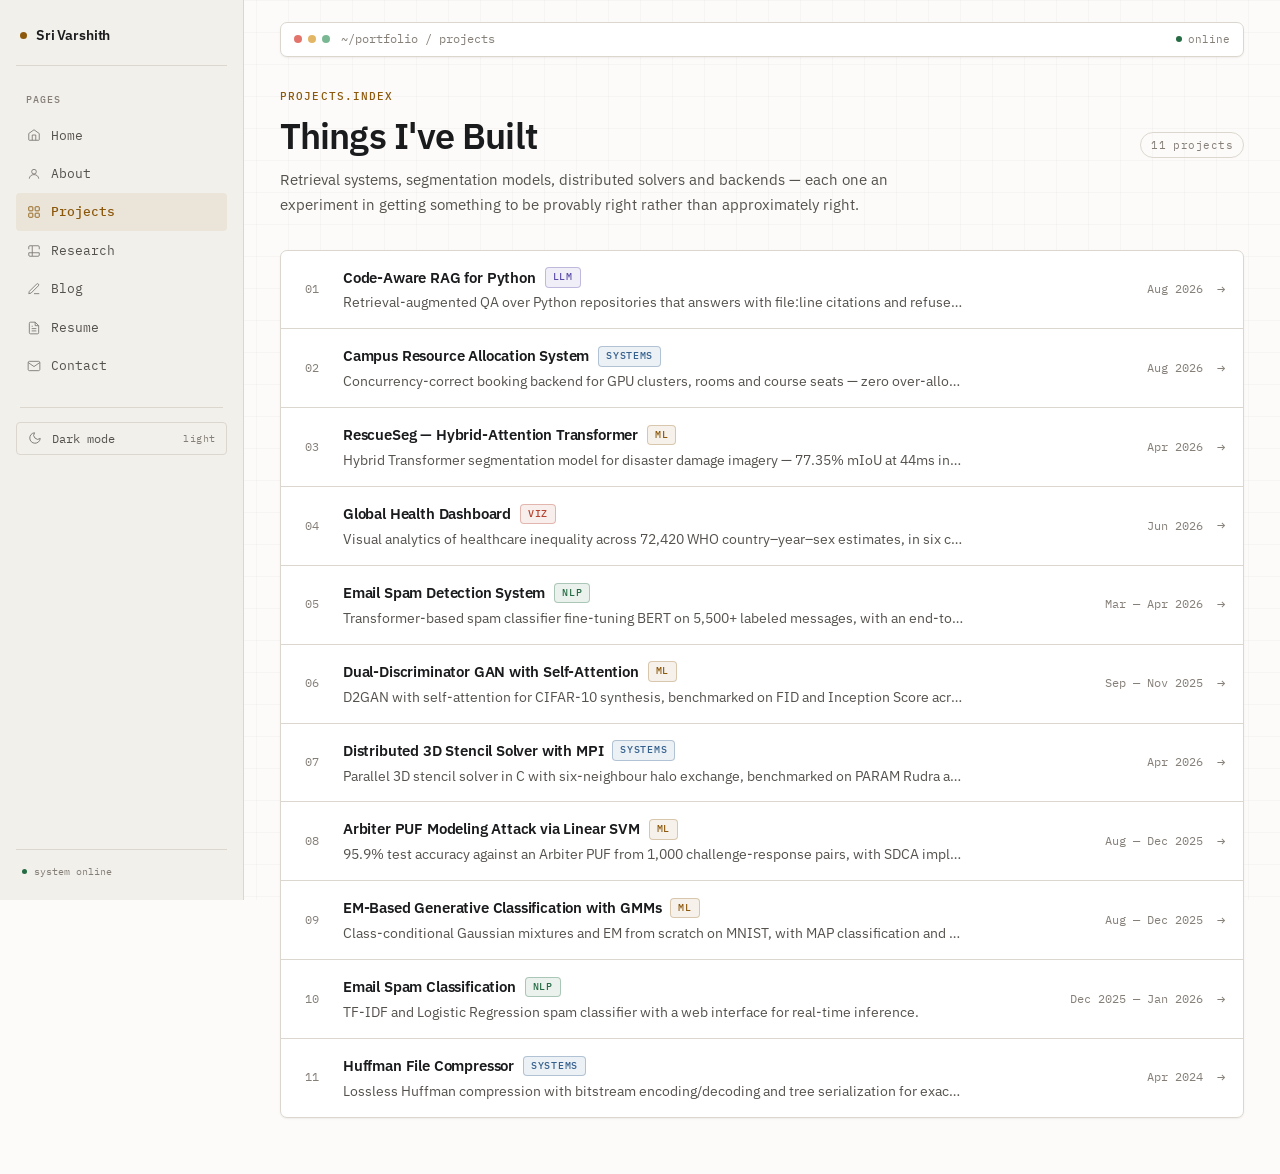
<file: pages/projects.html>
<!-- pages/projects.html -->
<!DOCTYPE html>
<html lang="en">
<head>
  <meta charset="UTF-8" />
  <meta name="viewport" content="width=device-width, initial-scale=1.0" />
  <title>Projects — Sri Varshith</title>
  <meta name="description" content="ML systems, retrieval, distributed computing and backend projects by Singampalli Sri Varshith." />
  <link rel="icon" type="image/jpeg" href="../assets/SSV.jpg" />
  <link rel="preconnect" href="https://fonts.googleapis.com" />
  <link rel="preconnect" href="https://fonts.gstatic.com" crossorigin />
  <link href="https://fonts.googleapis.com/css2?family=IBM+Plex+Mono:wght@400;500;600&family=IBM+Plex+Sans:wght@400;500;600;700&display=swap" rel="stylesheet" />
  <link rel="stylesheet" href="../styles.css" />
</head>
<body data-page="projects">
  <div class="grid-bg" aria-hidden="true"></div>

  <div class="layout">

    <div id="sidebar-root"></div>

    <div class="main-col">

      <header class="topbar">
        <div class="topbar-left">
          <div class="dots" aria-hidden="true">
            <div class="dot dot-r"></div>
            <div class="dot dot-y"></div>
            <div class="dot dot-g"></div>
          </div>
          <span class="topbar-path">
            <a href="../index.html">~/portfolio</a> / projects
          </span>
        </div>
        <div class="topbar-right">
          <span class="online-status">
            <span class="online-dot" aria-hidden="true"></span>online
          </span>
        </div>
      </header>

      <div class="page-heading">
        <div class="page-heading-label">projects.index</div>
        <div class="page-heading-top">
          <h1>Things I've Built</h1>
          <span class="count-pill" id="project-count">— projects</span>
        </div>
        <p>
          Retrieval systems, segmentation models, distributed solvers and backends —
          each one an experiment in getting something to be provably right rather than
          approximately right.
        </p>
      </div>

      <div class="projects-list" id="projects-list"></div>

    </div>
  </div>

  <script src="../components/sidebar.js"></script>
  <script src="../components/projects-data.js"></script>
  <script>
    (function () {
      'use strict';

      var list  = document.getElementById('projects-list');
      var count = document.getElementById('project-count');
      var projects = window.PROJECTS || [];
      var tagClass = window.PROJECT_TAG_CLASS || {};

      count.textContent = projects.length + ' projects';

      projects.forEach(function (proj, i) {
        var a = document.createElement('a');
        a.className = 'project-row';
        a.href = 'project.html?id=' + encodeURIComponent(proj.id);

        var index = document.createElement('span');
        index.className = 'project-index';
        index.textContent = String(i + 1).padStart(2, '0');

        var info = document.createElement('div');
        info.className = 'project-info';

        var name = document.createElement('div');
        name.className = 'project-name';
        name.appendChild(document.createTextNode(proj.name));

        var tag = document.createElement('span');
        tag.className = 'project-tag ' + (tagClass[proj.tag] || 'tag-ml');
        tag.textContent = proj.tagLabel;
        name.appendChild(tag);

        var desc = document.createElement('div');
        desc.className = 'project-desc';
        desc.textContent = proj.desc;

        info.appendChild(name);
        info.appendChild(desc);

        var right = document.createElement('div');
        right.className = 'project-meta-right';

        var period = document.createElement('span');
        period.className = 'project-period';
        period.textContent = proj.period;

        var arrow = document.createElement('span');
        arrow.className = 'project-arrow';
        arrow.setAttribute('aria-hidden', 'true');
        arrow.textContent = '→';

        right.appendChild(period);
        right.appendChild(arrow);

        a.appendChild(index);
        a.appendChild(info);
        a.appendChild(right);

        list.appendChild(a);
      });
    })();
  </script>
</body>
</html>
</file>
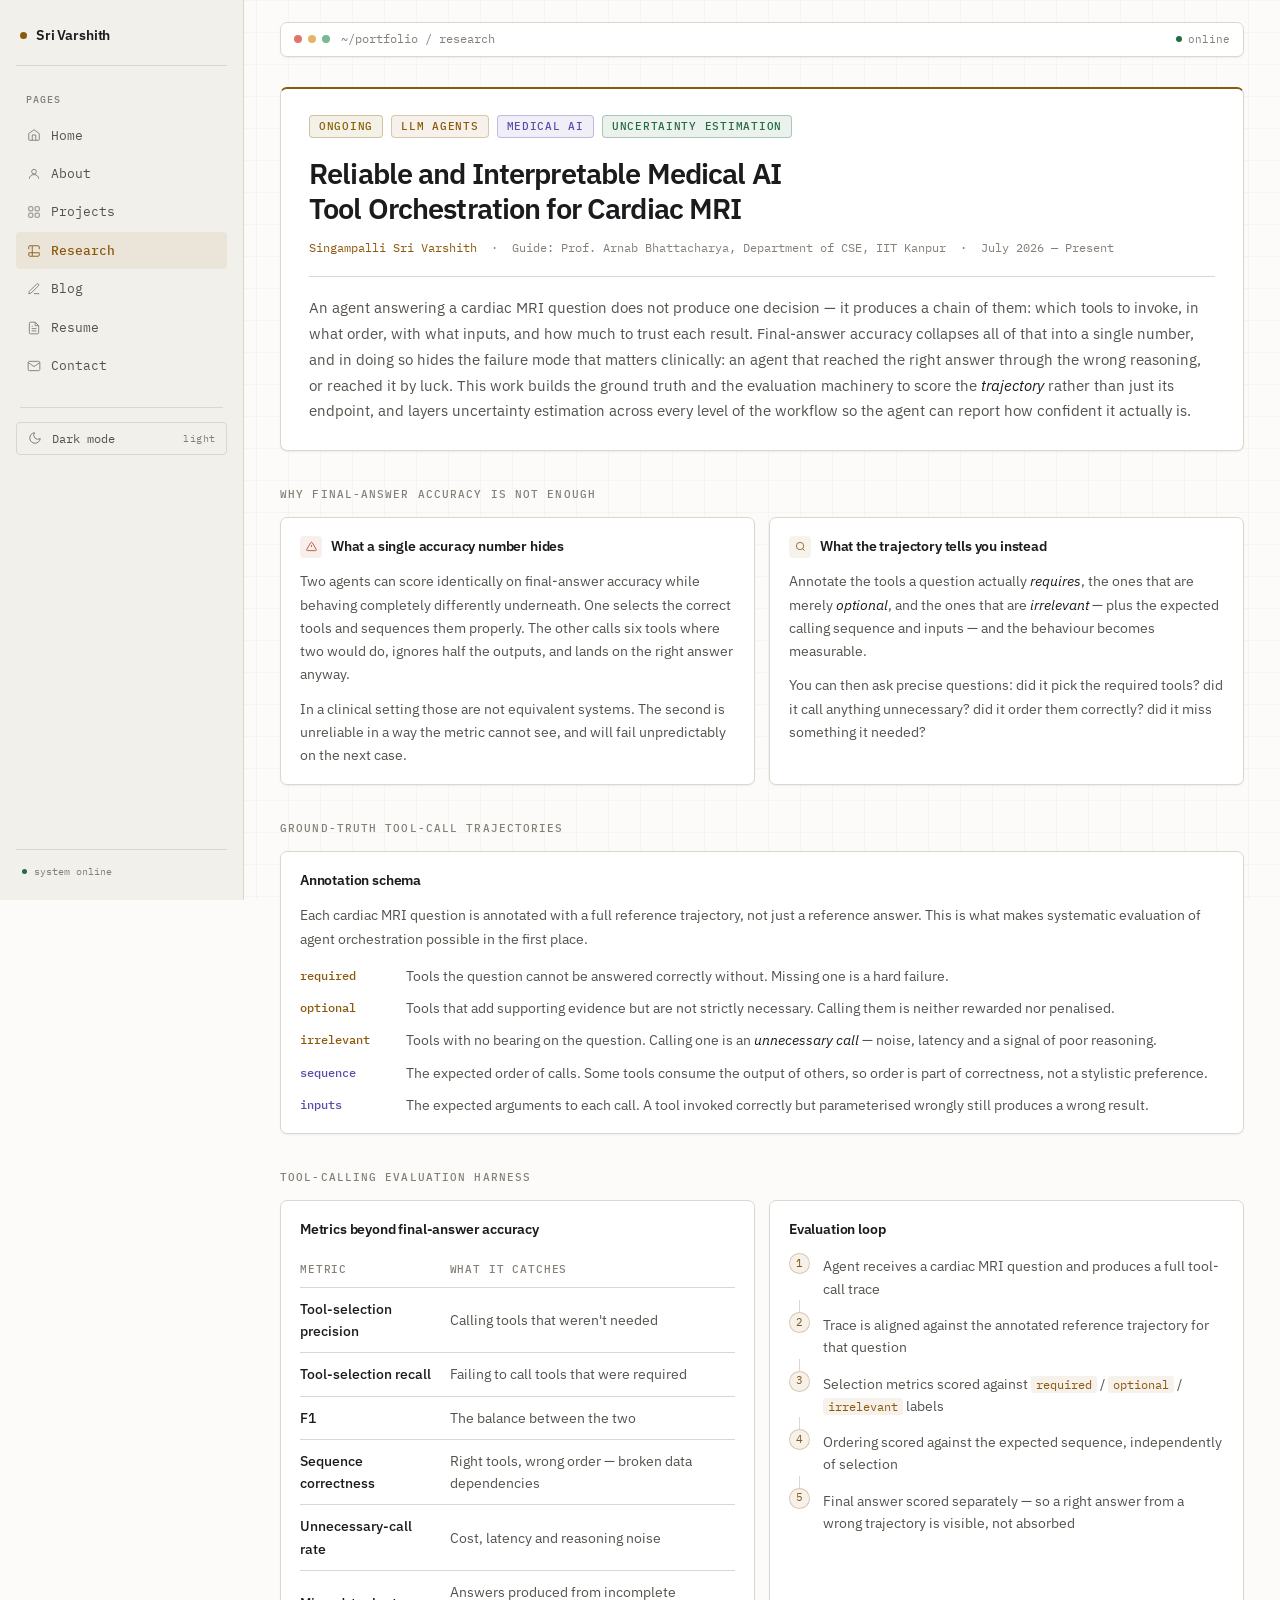
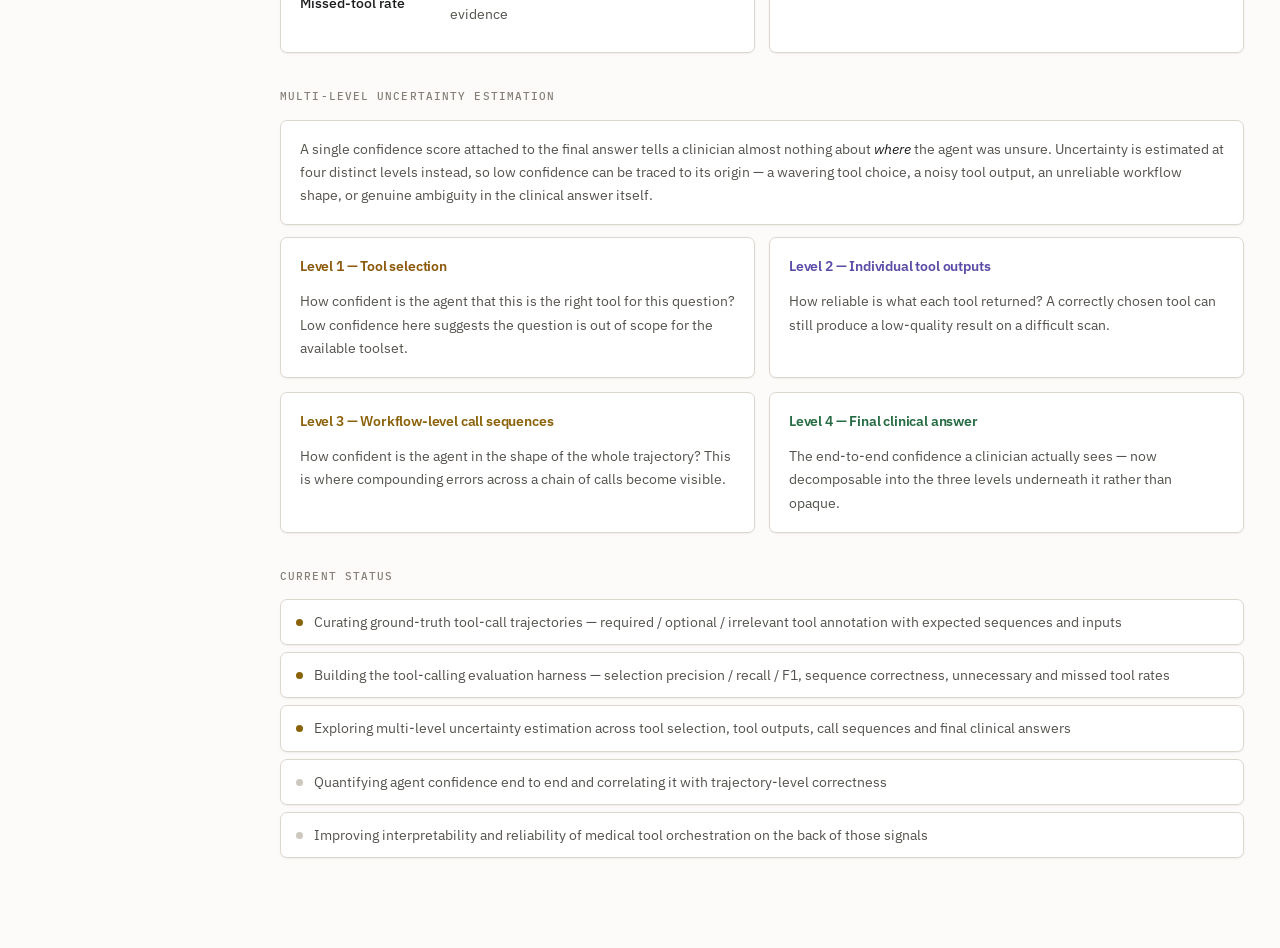
<file: pages/research.html>
<!-- pages/research.html -->
<!DOCTYPE html>
<html lang="en">
<head>
  <meta charset="UTF-8" />
  <meta name="viewport" content="width=device-width, initial-scale=1.0" />
  <title>Research — Singampalli Sri Varshith</title>
  <meta name="description" content="Reliable and interpretable medical AI tool orchestration for cardiac MRI — IIT Kanpur." />
  <link rel="icon" type="image/jpeg" href="../assets/SSV.jpg" />
  <link rel="preconnect" href="https://fonts.googleapis.com" />
  <link rel="preconnect" href="https://fonts.gstatic.com" crossorigin />
  <link href="https://fonts.googleapis.com/css2?family=IBM+Plex+Mono:wght@400;500;600&family=IBM+Plex+Sans:wght@400;500;600;700&display=swap" rel="stylesheet" />
  <link rel="stylesheet" href="../styles.css" />
</head>
<body data-page="research">
  <div class="grid-bg" aria-hidden="true"></div>

  <div class="layout">

    <div id="sidebar-root"></div>

    <div class="main-col">

      <header class="topbar">
        <div class="topbar-left">
          <div class="dots" aria-hidden="true">
            <div class="dot dot-r"></div>
            <div class="dot dot-y"></div>
            <div class="dot dot-g"></div>
          </div>
          <span class="topbar-path">
            <a href="../index.html">~/portfolio</a> / research
          </span>
        </div>
        <div class="topbar-right">
          <span class="online-status">
            <span class="online-dot" aria-hidden="true"></span>online
          </span>
        </div>
      </header>

      <!-- ① HERO -->
      <div class="page-section">
        <div class="paper-hero">
          <div class="paper-status-row">
            <span class="paper-badge badge-wip">Ongoing</span>
            <span class="paper-badge badge-cyan">LLM Agents</span>
            <span class="paper-badge badge-purple">Medical AI</span>
            <span class="paper-badge badge-green">Uncertainty Estimation</span>
          </div>
          <h1 class="paper-title">Reliable and Interpretable Medical AI<br />Tool Orchestration for Cardiac MRI</h1>
          <div class="paper-authors">
            <span>Singampalli Sri Varshith</span>
            &nbsp;·&nbsp; Guide: Prof. Arnab Bhattacharya, Department of CSE, IIT Kanpur
            &nbsp;·&nbsp; July 2026 — Present
          </div>
          <div class="paper-abstract">
            An agent answering a cardiac MRI question does not produce one decision — it produces a
            chain of them: which tools to invoke, in what order, with what inputs, and how much to
            trust each result. Final-answer accuracy collapses all of that into a single number, and
            in doing so hides the failure mode that matters clinically: an agent that reached the
            right answer through the wrong reasoning, or reached it by luck. This work builds the
            ground truth and the evaluation machinery to score the <em>trajectory</em> rather than
            just its endpoint, and layers uncertainty estimation across every level of the workflow
            so the agent can report how confident it actually is.
          </div>
        </div>
      </div>

      <!-- ② THE PROBLEM -->
      <div class="page-section">
        <div class="section-label">Why Final-Answer Accuracy Is Not Enough</div>
        <div class="two-col">

          <div class="info-card">
            <div class="info-card-title">
              <div class="info-card-icon" style="background: var(--danger-soft);">
                <svg width="11" height="11" viewBox="0 0 24 24" fill="none" stroke="currentColor" stroke-width="1.8" style="color: var(--danger);"><path d="M12 9v4M12 17h.01"/><path d="M10.29 3.86L1.82 18a2 2 0 001.71 3h16.94a2 2 0 001.71-3L13.71 3.86a2 2 0 00-3.42 0z"/></svg>
              </div>
              What a single accuracy number hides
            </div>
            <div class="info-card-body">
              <p>
                Two agents can score identically on final-answer accuracy while behaving completely
                differently underneath. One selects the correct tools and sequences them properly.
                The other calls six tools where two would do, ignores half the outputs, and lands on
                the right answer anyway.
              </p>
              <p>
                In a clinical setting those are not equivalent systems. The second is unreliable in a
                way the metric cannot see, and will fail unpredictably on the next case.
              </p>
            </div>
          </div>

          <div class="info-card">
            <div class="info-card-title">
              <div class="info-card-icon" style="background: var(--accent-soft);">
                <svg width="11" height="11" viewBox="0 0 24 24" fill="none" stroke="currentColor" stroke-width="1.8" style="color: var(--accent);"><circle cx="11" cy="11" r="8"/><path d="M21 21l-4.35-4.35"/></svg>
              </div>
              What the trajectory tells you instead
            </div>
            <div class="info-card-body">
              <p>
                Annotate the tools a question actually <em>requires</em>, the ones that are merely
                <em>optional</em>, and the ones that are <em>irrelevant</em> — plus the expected
                calling sequence and inputs — and the behaviour becomes measurable.
              </p>
              <p>
                You can then ask precise questions: did it pick the required tools? did it call
                anything unnecessary? did it order them correctly? did it miss something it needed?
              </p>
            </div>
          </div>

        </div>
      </div>

      <!-- ③ GROUND TRUTH -->
      <div class="page-section">
        <div class="section-label">Ground-Truth Tool-Call Trajectories</div>
        <div class="info-card">
          <div class="info-card-title">Annotation schema</div>
          <div class="info-card-body" style="margin-bottom: 14px;">
            Each cardiac MRI question is annotated with a full reference trajectory, not just a
            reference answer. This is what makes systematic evaluation of agent orchestration
            possible in the first place.
          </div>
          <div class="def-grid">
            <div class="def-row">
              <div class="def-key">required</div>
              <div class="def-val">Tools the question cannot be answered correctly without. Missing one is a hard failure.</div>
            </div>
            <div class="def-row">
              <div class="def-key">optional</div>
              <div class="def-val">Tools that add supporting evidence but are not strictly necessary. Calling them is neither rewarded nor penalised.</div>
            </div>
            <div class="def-row">
              <div class="def-key">irrelevant</div>
              <div class="def-val">Tools with no bearing on the question. Calling one is an <em>unnecessary call</em> — noise, latency and a signal of poor reasoning.</div>
            </div>
            <div class="def-row">
              <div class="def-key purple">sequence</div>
              <div class="def-val">The expected order of calls. Some tools consume the output of others, so order is part of correctness, not a stylistic preference.</div>
            </div>
            <div class="def-row">
              <div class="def-key purple">inputs</div>
              <div class="def-val">The expected arguments to each call. A tool invoked correctly but parameterised wrongly still produces a wrong result.</div>
            </div>
          </div>
        </div>
      </div>

      <!-- ④ EVALUATION HARNESS -->
      <div class="page-section">
        <div class="section-label">Tool-Calling Evaluation Harness</div>
        <div class="two-col">

          <div class="info-card">
            <div class="info-card-title">Metrics beyond final-answer accuracy</div>
            <div class="table-scroll">
              <table class="results-table">
                <thead>
                  <tr><th>Metric</th><th>What it catches</th></tr>
                </thead>
                <tbody>
                  <tr>
                    <td class="metric">Tool-selection precision</td>
                    <td>Calling tools that weren't needed</td>
                  </tr>
                  <tr>
                    <td class="metric">Tool-selection recall</td>
                    <td>Failing to call tools that were required</td>
                  </tr>
                  <tr>
                    <td class="metric">F1</td>
                    <td>The balance between the two</td>
                  </tr>
                  <tr>
                    <td class="metric">Sequence correctness</td>
                    <td>Right tools, wrong order — broken data dependencies</td>
                  </tr>
                  <tr>
                    <td class="metric">Unnecessary-call rate</td>
                    <td>Cost, latency and reasoning noise</td>
                  </tr>
                  <tr>
                    <td class="metric">Missed-tool rate</td>
                    <td>Answers produced from incomplete evidence</td>
                  </tr>
                </tbody>
              </table>
            </div>
          </div>

          <div class="info-card">
            <div class="info-card-title">Evaluation loop</div>
            <div class="infer-flow">
              <div class="infer-step">
                <div class="infer-num">1</div>
                <div class="infer-text">Agent receives a cardiac MRI question and produces a full tool-call trace</div>
              </div>
              <div class="infer-connector"></div>
              <div class="infer-step">
                <div class="infer-num">2</div>
                <div class="infer-text">Trace is aligned against the annotated reference trajectory for that question</div>
              </div>
              <div class="infer-connector"></div>
              <div class="infer-step">
                <div class="infer-num">3</div>
                <div class="infer-text">Selection metrics scored against <code>required</code> / <code>optional</code> / <code>irrelevant</code> labels</div>
              </div>
              <div class="infer-connector"></div>
              <div class="infer-step">
                <div class="infer-num">4</div>
                <div class="infer-text">Ordering scored against the expected sequence, independently of selection</div>
              </div>
              <div class="infer-connector"></div>
              <div class="infer-step">
                <div class="infer-num">5</div>
                <div class="infer-text">Final answer scored separately — so a right answer from a wrong trajectory is visible, not absorbed</div>
              </div>
            </div>
          </div>

        </div>
      </div>

      <!-- ⑤ UNCERTAINTY -->
      <div class="page-section">
        <div class="section-label">Multi-Level Uncertainty Estimation</div>
        <div class="info-card" style="margin-bottom: 12px;">
          <div class="info-card-body">
            A single confidence score attached to the final answer tells a clinician almost nothing
            about <em>where</em> the agent was unsure. Uncertainty is estimated at four distinct
            levels instead, so low confidence can be traced to its origin — a wavering tool choice,
            a noisy tool output, an unreliable workflow shape, or genuine ambiguity in the clinical
            answer itself.
          </div>
        </div>

        <div class="two-col">
          <div class="info-card">
            <div class="info-card-title" style="color: var(--accent);">Level 1 — Tool selection</div>
            <div class="info-card-body">
              How confident is the agent that this is the right tool for this question? Low
              confidence here suggests the question is out of scope for the available toolset.
            </div>
          </div>
          <div class="info-card">
            <div class="info-card-title" style="color: var(--violet);">Level 2 — Individual tool outputs</div>
            <div class="info-card-body">
              How reliable is what each tool returned? A correctly chosen tool can still produce a
              low-quality result on a difficult scan.
            </div>
          </div>
          <div class="info-card">
            <div class="info-card-title" style="color: var(--warn);">Level 3 — Workflow-level call sequences</div>
            <div class="info-card-body">
              How confident is the agent in the shape of the whole trajectory? This is where
              compounding errors across a chain of calls become visible.
            </div>
          </div>
          <div class="info-card">
            <div class="info-card-title" style="color: var(--success);">Level 4 — Final clinical answer</div>
            <div class="info-card-body">
              The end-to-end confidence a clinician actually sees — now decomposable into the three
              levels underneath it rather than opaque.
            </div>
          </div>
        </div>
      </div>

      <!-- ⑥ CURRENT STATUS -->
      <div class="page-section">
        <div class="section-label">Current Status</div>
        <div class="progress-list">
          <div class="progress-item">
            <span class="progress-dot dot-active" aria-hidden="true"></span>
            Curating ground-truth tool-call trajectories — required / optional / irrelevant tool annotation with expected sequences and inputs
          </div>
          <div class="progress-item">
            <span class="progress-dot dot-active" aria-hidden="true"></span>
            Building the tool-calling evaluation harness — selection precision / recall / F1, sequence correctness, unnecessary and missed tool rates
          </div>
          <div class="progress-item">
            <span class="progress-dot dot-active" aria-hidden="true"></span>
            Exploring multi-level uncertainty estimation across tool selection, tool outputs, call sequences and final clinical answers
          </div>
          <div class="progress-item">
            <span class="progress-dot dot-todo" aria-hidden="true"></span>
            Quantifying agent confidence end to end and correlating it with trajectory-level correctness
          </div>
          <div class="progress-item">
            <span class="progress-dot dot-todo" aria-hidden="true"></span>
            Improving interpretability and reliability of medical tool orchestration on the back of those signals
          </div>
        </div>
      </div>

    </div>
  </div>

  <script src="../components/sidebar.js"></script>
</body>
</html>
</file>
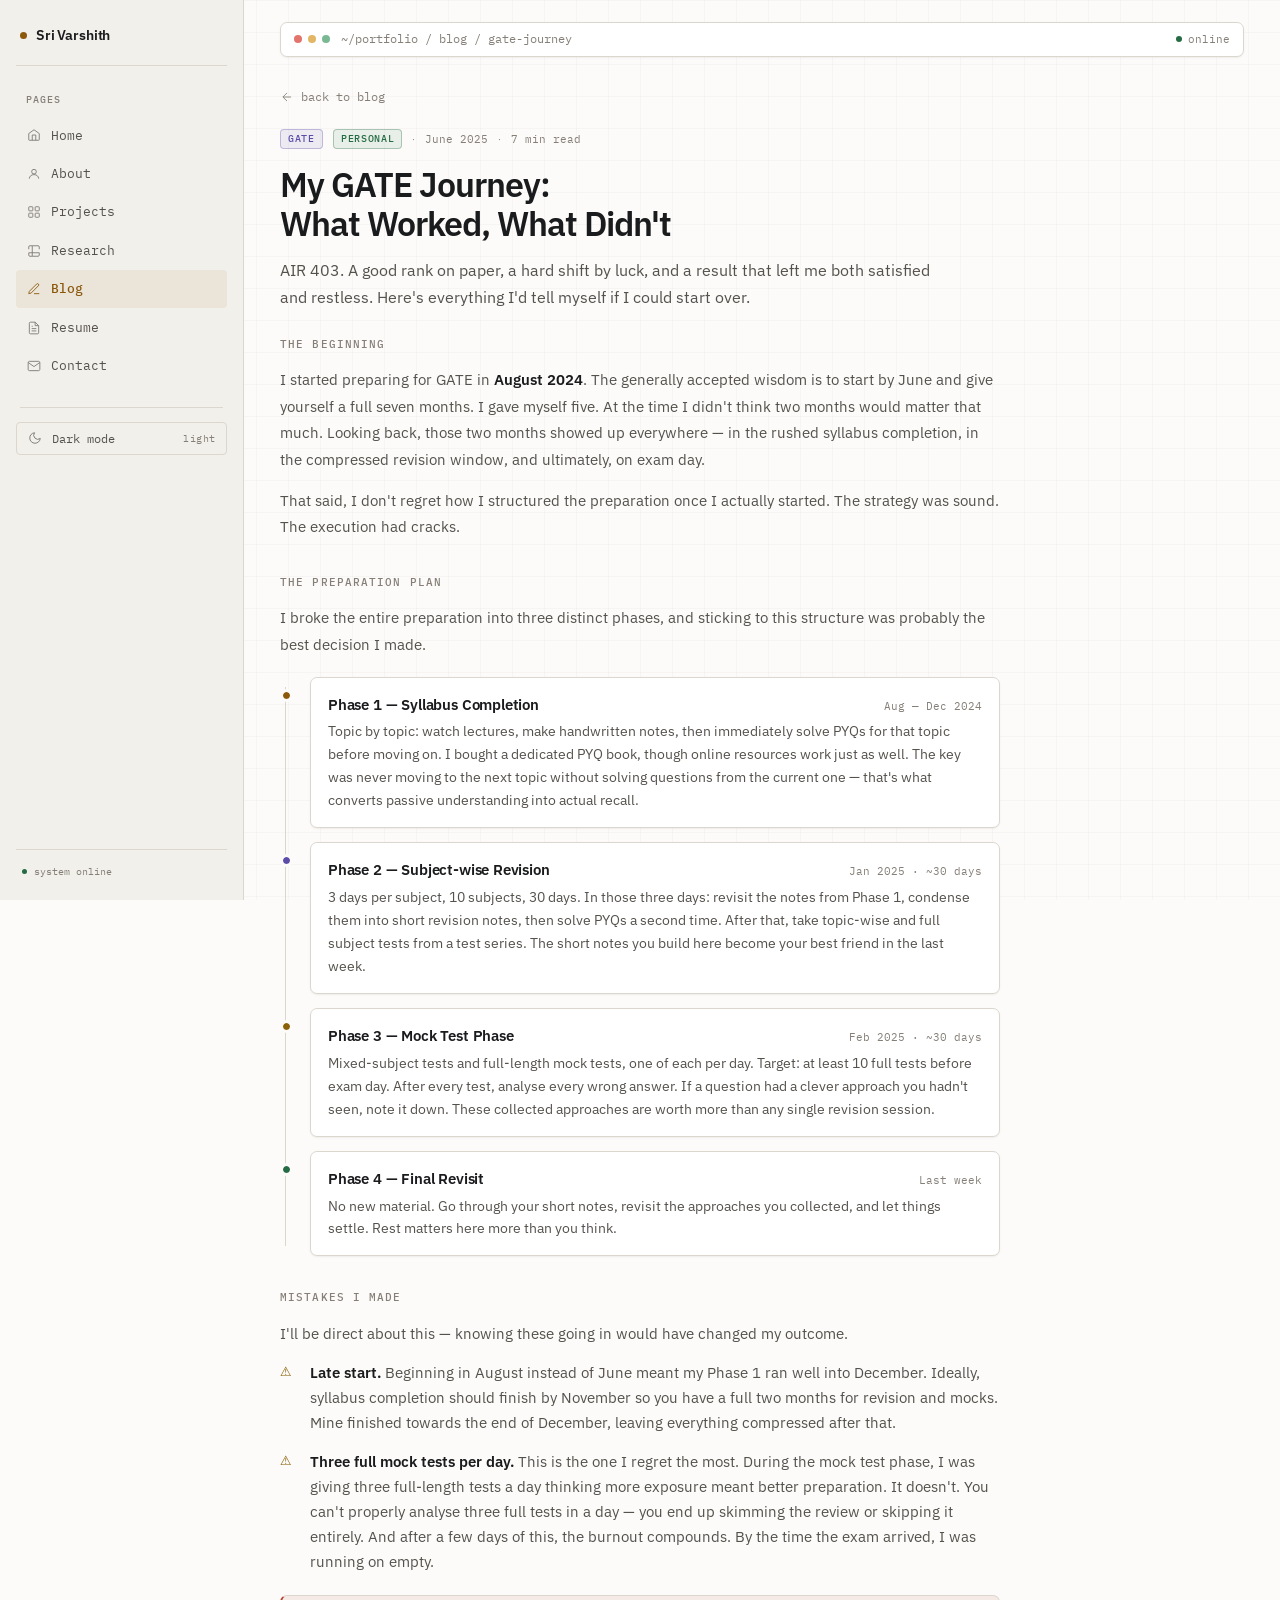
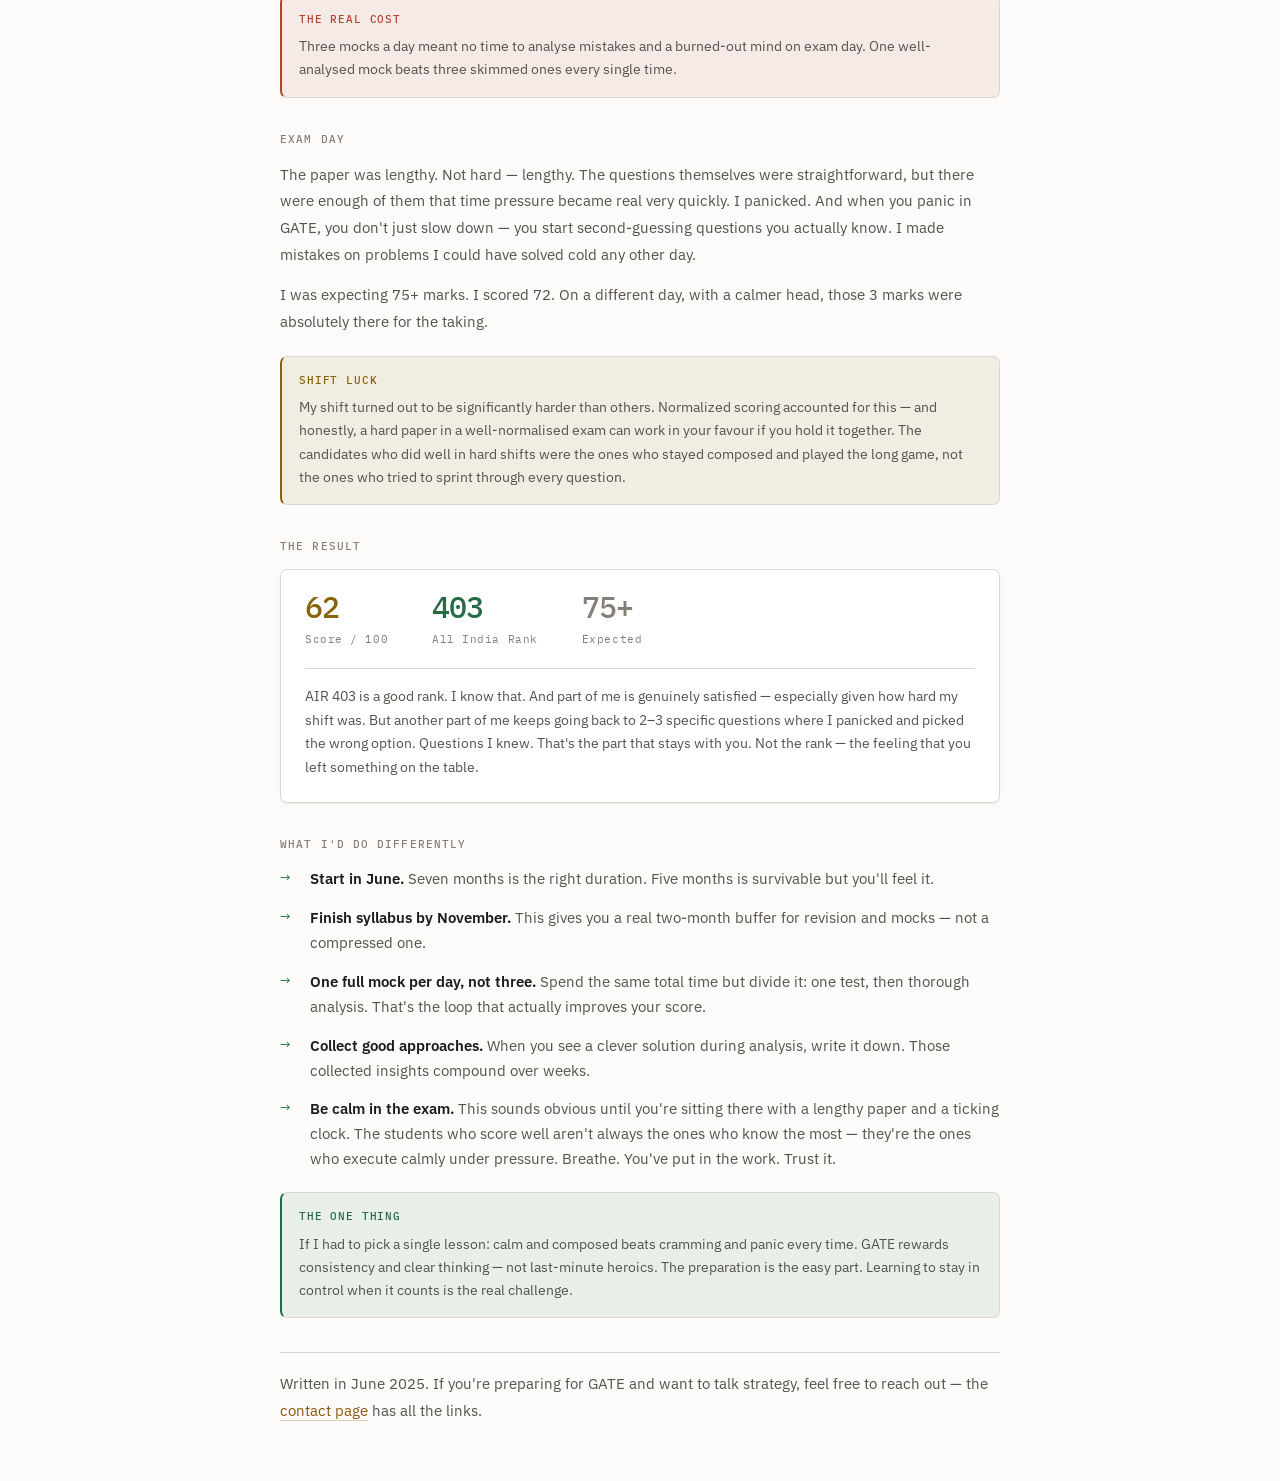
<file: pages/blogs/gate_blog.html>
<!-- pages/blogs/gate_blog.html -->
<!DOCTYPE html>
<html lang="en">
<head>
  <meta charset="UTF-8" />
  <meta name="viewport" content="width=device-width, initial-scale=1.0" />
  <title>My GATE Journey — Sri Varshith</title>
  <meta name="description" content="AIR 403 on a five-month GATE preparation — the plan that worked, the mistakes that cost marks." />
  <link rel="icon" type="image/jpeg" href="../../assets/SSV.jpg" />
  <link rel="preconnect" href="https://fonts.googleapis.com" />
  <link rel="preconnect" href="https://fonts.gstatic.com" crossorigin />
  <link href="https://fonts.googleapis.com/css2?family=IBM+Plex+Mono:wght@400;500;600&family=IBM+Plex+Sans:wght@400;500;600;700&display=swap" rel="stylesheet" />
  <link rel="stylesheet" href="../../styles.css" />
</head>
<body data-page="blog">
  <div class="grid-bg" aria-hidden="true"></div>

  <div class="layout">

    <div id="sidebar-root"></div>

    <div class="main-col">

      <header class="topbar">
        <div class="topbar-left">
          <div class="dots" aria-hidden="true">
            <div class="dot dot-r"></div>
            <div class="dot dot-y"></div>
            <div class="dot dot-g"></div>
          </div>
          <span class="topbar-path">
            <a href="../../index.html">~/portfolio</a> / <a href="../blog.html">blog</a> / gate-journey
          </span>
        </div>
        <div class="topbar-right">
          <span class="online-status">
            <span class="online-dot" aria-hidden="true"></span>online
          </span>
        </div>
      </header>

      <a class="back-link" href="../blog.html">
        <svg width="14" height="14" viewBox="0 0 24 24" fill="none" stroke="currentColor" stroke-width="1.5"><path d="M19 12H5m7-7-7 7 7 7"/></svg>
        back to blog
      </a>

      <!-- POST HEADER -->
      <div class="detail-header">
        <div class="detail-meta">
          <span class="post-tag ml">GATE</span>
          <span class="post-tag eng">Personal</span>
          <span class="meta-dot" aria-hidden="true">·</span>
          <span class="post-date">June 2025</span>
          <span class="meta-dot" aria-hidden="true">·</span>
          <span class="read-time">7 min read</span>
        </div>
        <h1 class="detail-title">My GATE Journey:<br />What Worked, What Didn't</h1>
        <p class="detail-tagline">
          AIR 403. A good rank on paper, a hard shift by luck, and a result that left me both
          satisfied and restless. Here's everything I'd tell myself if I could start over.
        </p>
      </div>

      <!-- POST BODY -->
      <article class="detail-body">

        <div class="section">
          <div class="section-label">the beginning</div>
          <p>
            I started preparing for GATE in <strong>August 2024</strong>. The generally accepted
            wisdom is to start by June and give yourself a full seven months. I gave myself five.
            At the time I didn't think two months would matter that much. Looking back, those two
            months showed up everywhere — in the rushed syllabus completion, in the compressed
            revision window, and ultimately, on exam day.
          </p>
          <p>
            That said, I don't regret how I structured the preparation once I actually started.
            The strategy was sound. The execution had cracks.
          </p>
        </div>

        <div class="section">
          <div class="section-label">the preparation plan</div>
          <p>
            I broke the entire preparation into three distinct phases, and sticking to this
            structure was probably the best decision I made.
          </p>

          <div class="timeline" style="margin-top: 18px;">

            <div class="tl-item">
              <div class="tl-dot-wrap"><div class="tl-dot"></div></div>
              <div class="tl-card">
                <div class="tl-meta">
                  <div class="tl-title">Phase 1 — Syllabus Completion</div>
                  <div class="tl-date">Aug — Dec 2024</div>
                </div>
                <div class="tl-desc">
                  Topic by topic: watch lectures, make handwritten notes, then immediately solve
                  PYQs for that topic before moving on. I bought a dedicated PYQ book, though online
                  resources work just as well. The key was never moving to the next topic without
                  solving questions from the current one — that's what converts passive understanding
                  into actual recall.
                </div>
              </div>
            </div>

            <div class="tl-item">
              <div class="tl-dot-wrap"><div class="tl-dot purple"></div></div>
              <div class="tl-card">
                <div class="tl-meta">
                  <div class="tl-title">Phase 2 — Subject-wise Revision</div>
                  <div class="tl-date">Jan 2025 · ~30 days</div>
                </div>
                <div class="tl-desc">
                  3 days per subject, 10 subjects, 30 days. In those three days: revisit the notes
                  from Phase 1, condense them into short revision notes, then solve PYQs a second
                  time. After that, take topic-wise and full subject tests from a test series. The
                  short notes you build here become your best friend in the last week.
                </div>
              </div>
            </div>

            <div class="tl-item">
              <div class="tl-dot-wrap"><div class="tl-dot amber"></div></div>
              <div class="tl-card">
                <div class="tl-meta">
                  <div class="tl-title">Phase 3 — Mock Test Phase</div>
                  <div class="tl-date">Feb 2025 · ~30 days</div>
                </div>
                <div class="tl-desc">
                  Mixed-subject tests and full-length mock tests, one of each per day. Target: at
                  least 10 full tests before exam day. After every test, analyse every wrong answer.
                  If a question had a clever approach you hadn't seen, note it down. These collected
                  approaches are worth more than any single revision session.
                </div>
              </div>
            </div>

            <div class="tl-item">
              <div class="tl-dot-wrap"><div class="tl-dot green"></div></div>
              <div class="tl-card">
                <div class="tl-meta">
                  <div class="tl-title">Phase 4 — Final Revisit</div>
                  <div class="tl-date">Last week</div>
                </div>
                <div class="tl-desc">
                  No new material. Go through your short notes, revisit the approaches you collected,
                  and let things settle. Rest matters here more than you think.
                </div>
              </div>
            </div>

          </div>
        </div>

        <div class="section">
          <div class="section-label">mistakes I made</div>
          <p>I'll be direct about this — knowing these going in would have changed my outcome.</p>

          <ul class="point-list">
            <li>
              <span class="icon" aria-hidden="true">⚠</span>
              <span><strong>Late start.</strong> Beginning in August instead of June meant my Phase 1
              ran well into December. Ideally, syllabus completion should finish by November so you
              have a full two months for revision and mocks. Mine finished towards the end of
              December, leaving everything compressed after that.</span>
            </li>
            <li>
              <span class="icon" aria-hidden="true">⚠</span>
              <span><strong>Three full mock tests per day.</strong> This is the one I regret the
              most. During the mock test phase, I was giving three full-length tests a day thinking
              more exposure meant better preparation. It doesn't. You can't properly analyse three
              full tests in a day — you end up skimming the review or skipping it entirely. And after
              a few days of this, the burnout compounds. By the time the exam arrived, I was running
              on empty.</span>
            </li>
          </ul>

          <div class="callout callout-red">
            <div class="callout-label">the real cost</div>
            <p>
              Three mocks a day meant no time to analyse mistakes and a burned-out mind on exam day.
              One well-analysed mock beats three skimmed ones every single time.
            </p>
          </div>
        </div>

        <div class="section">
          <div class="section-label">exam day</div>
          <p>
            The paper was lengthy. Not hard — lengthy. The questions themselves were straightforward,
            but there were enough of them that time pressure became real very quickly. I panicked.
            And when you panic in GATE, you don't just slow down — you start second-guessing questions
            you actually know. I made mistakes on problems I could have solved cold any other day.
          </p>
          <p>
            I was expecting 75+ marks. I scored 72. On a different day, with a calmer head, those
            3 marks were absolutely there for the taking.
          </p>

          <div class="callout callout-amber">
            <div class="callout-label">shift luck</div>
            <p>
              My shift turned out to be significantly harder than others. Normalized scoring
              accounted for this — and honestly, a hard paper in a well-normalised exam can work in
              your favour if you hold it together. The candidates who did well in hard shifts were
              the ones who stayed composed and played the long game, not the ones who tried to sprint
              through every question.
            </p>
          </div>
        </div>

        <div class="section">
          <div class="section-label">the result</div>
          <div class="result-card">
            <div class="result-stats">
              <div>
                <div class="stat-val amber">62</div>
                <div class="stat-label">Score / 100</div>
              </div>
              <div>
                <div class="stat-val green">403</div>
                <div class="stat-label">All India Rank</div>
              </div>
              <div>
                <div class="stat-val muted">75+</div>
                <div class="stat-label">Expected</div>
              </div>
            </div>
            <div class="result-note">
              AIR 403 is a good rank. I know that. And part of me is genuinely satisfied —
              especially given how hard my shift was. But another part of me keeps going back to
              2–3 specific questions where I panicked and picked the wrong option. Questions I knew.
              That's the part that stays with you. Not the rank — the feeling that you left something
              on the table.
            </div>
          </div>
        </div>

        <div class="section">
          <div class="section-label">what I'd do differently</div>

          <ul class="point-list">
            <li>
              <span class="icon" style="color: var(--success);" aria-hidden="true">→</span>
              <span><strong>Start in June.</strong> Seven months is the right duration. Five months
              is survivable but you'll feel it.</span>
            </li>
            <li>
              <span class="icon" style="color: var(--success);" aria-hidden="true">→</span>
              <span><strong>Finish syllabus by November.</strong> This gives you a real two-month
              buffer for revision and mocks — not a compressed one.</span>
            </li>
            <li>
              <span class="icon" style="color: var(--success);" aria-hidden="true">→</span>
              <span><strong>One full mock per day, not three.</strong> Spend the same total time but
              divide it: one test, then thorough analysis. That's the loop that actually improves
              your score.</span>
            </li>
            <li>
              <span class="icon" style="color: var(--success);" aria-hidden="true">→</span>
              <span><strong>Collect good approaches.</strong> When you see a clever solution during
              analysis, write it down. Those collected insights compound over weeks.</span>
            </li>
            <li>
              <span class="icon" style="color: var(--success);" aria-hidden="true">→</span>
              <span><strong>Be calm in the exam.</strong> This sounds obvious until you're sitting
              there with a lengthy paper and a ticking clock. The students who score well aren't
              always the ones who know the most — they're the ones who execute calmly under pressure.
              Breathe. You've put in the work. Trust it.</span>
            </li>
          </ul>

          <div class="callout callout-green">
            <div class="callout-label">the one thing</div>
            <p>
              If I had to pick a single lesson: calm and composed beats cramming and panic every
              time. GATE rewards consistency and clear thinking — not last-minute heroics. The
              preparation is the easy part. Learning to stay in control when it counts is the real
              challenge.
            </p>
          </div>
        </div>

        <div class="post-footer-divider"></div>
        <p class="post-footer-note">
          Written in June 2025. If you're preparing for GATE and want to talk strategy, feel free to
          reach out — the <a class="inline" href="../contact.html">contact page</a> has all the links.
        </p>

      </article>
    </div>
  </div>

  <script src="../../components/sidebar.js"></script>
</body>
</html>
</file>
<file: styles.css>
/* styles.css — single source of truth for the whole site.
   Every page links this file and only this file.

   Palette: warm neutral greys with ONE primary accent (amber). Semantic
   colours (success / danger / info / violet / warn) are reserved for things
   that actually carry meaning — status, metrics, categories — never decoration.
   Surfaces are opaque so light mode stays crisp instead of muddy. */

*, *::before, *::after { margin: 0; padding: 0; box-sizing: border-box; }

/* ═══════════════════════════════════════════════════════════════
   TOKENS — dark (default)
   ═══════════════════════════════════════════════════════════════ */
:root {
  --bg:             #0E0F11;
  --bg-subtle:      #131518;
  --surface:        #16181B;
  --surface-2:      #1A1D21;
  --surface-hover:  #1E2126;
  --border:         #2A2E34;
  --border-strong:  #33373D;

  --text:       #E8E6E2;
  --text-muted: #A3A09A;
  --text-dim:   #6E6B66;

  --accent:        #E0A155;
  --accent-hover:  #EDB672;
  --accent-soft:   rgba(224, 161, 85, 0.10);
  --accent-border: rgba(224, 161, 85, 0.30);

  --success:      #6BB088;
  --success-soft: rgba(107, 176, 136, 0.11);
  --danger:       #D9776A;
  --danger-soft:  rgba(217, 119, 106, 0.11);
  --info:         #7FA6CF;
  --info-soft:    rgba(127, 166, 207, 0.11);
  --violet:       #9B8FD1;
  --violet-soft:  rgba(155, 143, 209, 0.11);
  --warn:         #D2A24C;
  --warn-soft:    rgba(210, 162, 76, 0.11);

  --grid-line: rgba(255, 255, 255, 0.016);
  --shadow:    none;
  --shadow-lg: 0 8px 28px rgba(0, 0, 0, 0.45);

  --font-sans: 'IBM Plex Sans', ui-sans-serif, system-ui, -apple-system, 'Segoe UI', sans-serif;
  --font-mono: 'IBM Plex Mono', ui-monospace, SFMono-Regular, Menlo, Consolas, monospace;

  --radius-sm: 4px;
  --radius-md: 7px;
  --transition: 0.15s ease;
}

/* ═══════════════════════════════════════════════════════════════
   TOKENS — light
   ═══════════════════════════════════════════════════════════════ */
[data-theme="light"] {
  --bg:             #FCFBF9;
  --bg-subtle:      #F2F0EB;
  --surface:        #FFFFFF;
  --surface-2:      #F8F6F2;
  --surface-hover:  #F4F1EC;
  --border:         #DCD7CE;
  --border-strong:  #CDC8BF;

  --text:       #1A1B1D;
  --text-muted: #55524D;
  --text-dim:   #857F78;

  --accent:        #8C580B;
  --accent-hover:  #6F4508;
  --accent-soft:   rgba(140, 88, 11, 0.08);
  --accent-border: rgba(140, 88, 11, 0.28);

  --success:      #256B43;
  --success-soft: rgba(37, 107, 67, 0.09);
  --danger:       #B4432F;
  --danger-soft:  rgba(180, 67, 47, 0.09);
  --info:         #35618E;
  --info-soft:    rgba(53, 97, 142, 0.09);
  --violet:       #5B4CA8;
  --violet-soft:  rgba(91, 76, 168, 0.09);
  --warn:         #8A6209;
  --warn-soft:    rgba(138, 98, 9, 0.09);

  --grid-line: rgba(0, 0, 0, 0.022);
  --shadow:    0 1px 2px rgba(24, 20, 12, 0.04), 0 1px 3px rgba(24, 20, 12, 0.03);
  --shadow-lg: 0 8px 28px rgba(24, 20, 12, 0.10);
}

/* ═══════════════════════════════════════════════════════════════
   BASE
   ═══════════════════════════════════════════════════════════════ */
html { scroll-behavior: smooth; -webkit-text-size-adjust: 100%; }

body {
  background: var(--bg);
  color: var(--text);
  font-family: var(--font-sans);
  font-size: 15px;
  line-height: 1.65;
  min-height: 100vh;
  overflow-x: hidden;
  -webkit-font-smoothing: antialiased;
  -moz-osx-font-smoothing: grayscale;
}

a { color: inherit; text-decoration: none; }
code { font-family: var(--font-mono); font-size: 0.92em; }

:focus-visible {
  outline: 2px solid var(--accent);
  outline-offset: 2px;
  border-radius: 2px;
}

body, .side-panel, .topbar, .terminal, .grid-bg,
.card, .info-card, .contact-card, .tl-card, .skill-group {
  transition: background-color var(--transition), color var(--transition),
              border-color var(--transition);
}

@media (prefers-reduced-motion: reduce) {
  *, *::before, *::after {
    animation-duration: 0.01ms !important;
    animation-iteration-count: 1 !important;
    transition-duration: 0.01ms !important;
    scroll-behavior: auto !important;
  }
}

/* ═══════════════════════════════════════════════════════════════
   BACKGROUND
   ═══════════════════════════════════════════════════════════════ */
.grid-bg {
  position: fixed; inset: 0;
  background-image:
    linear-gradient(var(--grid-line) 1px, transparent 1px),
    linear-gradient(90deg, var(--grid-line) 1px, transparent 1px);
  background-size: 32px 32px;
  pointer-events: none; z-index: 0;
}

/* ═══════════════════════════════════════════════════════════════
   LAYOUT
   ═══════════════════════════════════════════════════════════════ */
.layout {
  position: relative;
  z-index: 1;
  display: grid;
  grid-template-columns: 244px 1fr;
  min-height: 100vh;
  align-items: stretch;
}

.main-col {
  min-width: 0;
  padding: 22px 36px 56px;
  display: flex;
  flex-direction: column;
}

/* ═══════════════════════════════════════════════════════════════
   SIDEBAR  (markup produced by components/sidebar.js)
   ═══════════════════════════════════════════════════════════════ */
.side-panel {
  position: sticky;
  top: 0;
  height: 100vh;
  border-right: 1px solid var(--border);
  overflow-y: auto;
  background: var(--bg-subtle);
  display: flex;
  flex-direction: column;
}

.panel-inner {
  padding: 24px 16px 20px;
  flex: 1;
  display: flex;
  flex-direction: column;
}

.panel-brand {
  display: flex;
  align-items: center;
  gap: 9px;
  margin-bottom: 26px;
  padding: 0 4px 18px;
  border-bottom: 1px solid var(--border);
}
.panel-brand-dot {
  width: 7px; height: 7px;
  border-radius: 50%;
  background: var(--accent);
  flex-shrink: 0;
}
.panel-brand-name {
  font-family: var(--font-sans);
  font-size: 14px;
  font-weight: 600;
  color: var(--text);
  letter-spacing: -0.01em;
}

.panel-label {
  font-family: var(--font-mono);
  font-size: 10px;
  font-weight: 500;
  letter-spacing: 0.11em;
  text-transform: uppercase;
  color: var(--text-dim);
  margin-bottom: 8px;
  padding-left: 10px;
}

.panel-nav { display: flex; flex-direction: column; gap: 1px; margin-bottom: 18px; }

.panel-link {
  display: flex;
  align-items: center;
  gap: 10px;
  padding: 8px 10px;
  border-radius: var(--radius-sm);
  font-family: var(--font-mono);
  font-size: 13px;
  color: var(--text-muted);
  transition: color var(--transition), background-color var(--transition);
  position: relative;
}
.panel-link:hover { color: var(--text); background: var(--surface-hover); }
.panel-link.active {
  color: var(--accent);
  background: var(--accent-soft);
  font-weight: 500;
}
.panel-link-icon {
  display: flex; align-items: center; justify-content: center;
  width: 15px; flex-shrink: 0; color: inherit; opacity: 0.75;
}
.panel-link.active .panel-link-icon { opacity: 1; }

.panel-divider { height: 1px; background: var(--border); margin: 4px 4px 14px; }

.panel-status {
  margin-top: auto;
  display: flex; align-items: center; gap: 7px;
  font-family: var(--font-mono);
  font-size: 10px; color: var(--text-dim);
  padding: 14px 6px 0;
  border-top: 1px solid var(--border);
}
.status-dot {
  width: 5px; height: 5px; border-radius: 50%; background: var(--success);
  flex-shrink: 0;
}

/* ── Theme toggle ── */
.theme-toggle {
  display: flex;
  align-items: center;
  gap: 10px;
  width: 100%;
  padding: 8px 10px;
  border-radius: var(--radius-sm);
  font-family: var(--font-mono);
  font-size: 12px;
  color: var(--text-muted);
  background: transparent;
  border: 1px solid var(--border);
  cursor: pointer;
  transition: color var(--transition), background-color var(--transition), border-color var(--transition);
}
.theme-toggle:hover {
  color: var(--text);
  background: var(--surface-hover);
  border-color: var(--border-strong);
}
.theme-toggle-icon {
  display: flex; align-items: center; justify-content: center;
  width: 15px; flex-shrink: 0; opacity: 0.8;
}
.theme-toggle:hover .theme-toggle-icon { opacity: 1; }
.theme-toggle-label { flex: 1; text-align: left; }
.theme-toggle-badge {
  font-size: 10px;
  letter-spacing: 0.06em;
  color: var(--text-dim);
}

/* ═══════════════════════════════════════════════════════════════
   TOP BAR
   ═══════════════════════════════════════════════════════════════ */
.topbar {
  display: flex;
  align-items: center;
  justify-content: space-between;
  border: 1px solid var(--border);
  background: var(--surface);
  border-radius: var(--radius-md);
  padding: 7px 13px;
  margin-bottom: 30px;
  font-family: var(--font-mono);
  font-size: 11.5px;
  color: var(--text-muted);
  box-shadow: var(--shadow);
}
.topbar-left { display: flex; align-items: center; gap: 11px; min-width: 0; }
.dots { display: flex; gap: 6px; align-items: center; flex-shrink: 0; }
.dot  { width: 8px; height: 8px; border-radius: 50%; opacity: 0.9; }
.dot-r { background: #E0655B; }
.dot-y { background: #E0AE55; }
.dot-g { background: #6BB088; }
.topbar-path {
  color: var(--text-dim);
  white-space: nowrap; overflow: hidden; text-overflow: ellipsis;
}
.topbar-path a { color: var(--text-dim); transition: color var(--transition); }
.topbar-path a:hover { color: var(--accent); }
.topbar-right { display: flex; align-items: center; flex-shrink: 0; }
.online-status { display: flex; align-items: center; gap: 6px; font-size: 11px; color: var(--text-dim); }
.online-dot {
  display: inline-block; width: 6px; height: 6px;
  border-radius: 50%; background: var(--success);
}

/* ═══════════════════════════════════════════════════════════════
   SHARED PAGE FURNITURE
   ═══════════════════════════════════════════════════════════════ */
.page-heading { margin-bottom: 32px; }
.page-heading-top {
  display: flex; align-items: baseline; justify-content: space-between;
  gap: 16px; flex-wrap: wrap;
}
.page-heading-label {
  font-family: var(--font-mono);
  font-size: 11px; letter-spacing: 0.1em; text-transform: uppercase;
  color: var(--accent); margin-bottom: 10px; font-weight: 500;
}
.page-heading h1 {
  font-family: var(--font-sans);
  font-size: clamp(26px, 3.4vw, 36px);
  font-weight: 600;
  letter-spacing: -0.025em;
  line-height: 1.15;
  color: var(--text);
}
.page-heading p {
  font-size: 14.5px; color: var(--text-muted);
  margin-top: 10px; line-height: 1.7; max-width: 620px;
}

.count-pill {
  font-family: var(--font-mono);
  font-size: 11px; letter-spacing: 0.04em;
  color: var(--text-dim); border: 1px solid var(--border);
  padding: 3px 10px; border-radius: 20px; white-space: nowrap;
}

.section-label {
  font-family: var(--font-mono);
  font-size: 11px;
  letter-spacing: 0.1em;
  text-transform: uppercase;
  color: var(--text-dim);
  margin-bottom: 14px;
  font-weight: 500;
}

.page-section { margin-bottom: 34px; }
.back-link {
  display: inline-flex; align-items: center; gap: 7px;
  font-family: var(--font-mono);
  font-size: 12px; color: var(--text-dim);
  margin-bottom: 22px; transition: color var(--transition);
  align-self: flex-start;
}
.back-link:hover { color: var(--accent); }

.card {
  background: var(--surface);
  border: 1px solid var(--border);
  border-radius: var(--radius-md);
  padding: 16px 18px;
  box-shadow: var(--shadow);
}

.two-col   { display: grid; grid-template-columns: 1fr 1fr; gap: 14px; }
.three-col { display: grid; grid-template-columns: repeat(3, 1fr); gap: 12px; }

/* Accent-coloured pill */
.pill {
  display: inline-block;
  font-family: var(--font-mono);
  font-size: 11.5px; padding: 2px 9px; border-radius: var(--radius-sm);
  white-space: nowrap; line-height: 1.55;
  border: 1px solid transparent;
}
.pill.accent  { color: var(--accent);  background: var(--accent-soft);  border-color: var(--accent-border); }
.pill.violet  { color: var(--violet);  background: var(--violet-soft);  border-color: var(--violet); }
.pill.success { color: var(--success); background: var(--success-soft); border-color: var(--success); }
.pill.warn    { color: var(--warn);    background: var(--warn-soft);    border-color: var(--warn); }
.pill.info    { color: var(--info);    background: var(--info-soft);    border-color: var(--info); }
.pill.neutral { color: var(--text-muted); background: var(--surface-2); border-color: var(--border); }
/* keep the tinted fill but soften the outline */
.pill.violet, .pill.success, .pill.warn, .pill.info { border-color: color-mix(in srgb, currentColor 30%, transparent); }

/* Buttons */
.btn {
  display: inline-flex; align-items: center; gap: 7px;
  padding: 8px 15px; border-radius: var(--radius-sm);
  font-family: var(--font-mono); font-size: 12.5px;
  cursor: pointer; border: 1px solid;
  transition: background-color var(--transition), border-color var(--transition), color var(--transition);
}
.btn-primary {
  background: var(--accent);
  border-color: var(--accent);
  color: #14100A;
  font-weight: 500;
}
[data-theme="light"] .btn-primary { color: #FFFFFF; }
.btn-primary:hover { background: var(--accent-hover); border-color: var(--accent-hover); }
.btn-ghost {
  background: var(--surface);
  border-color: var(--border);
  color: var(--text-muted);
}
.btn-ghost:hover { background: var(--surface-hover); border-color: var(--border-strong); color: var(--text); }
.btn:disabled { opacity: 0.4; cursor: not-allowed; pointer-events: none; }

/* ═══════════════════════════════════════════════════════════════
   HOME — terminal + hero
   ═══════════════════════════════════════════════════════════════ */
.terminal {
  background: var(--bg-subtle);
  border: 1px solid var(--border);
  border-radius: var(--radius-md);
  padding: 15px 18px;
  margin-bottom: 40px;
  font-family: var(--font-mono);
  font-size: 12.5px;
  line-height: 1.85;
  min-height: 76px;
}
.t-line  { display: block; opacity: 0; }
.t-cyan  { color: var(--accent);  }
.t-green { color: var(--success); }
.t-dim   { color: var(--text-dim); }
.t-cursor {
  display: inline-block; width: 7px; height: 13px;
  background: var(--accent); vertical-align: middle;
  animation: blink 1.1s step-end infinite; margin-left: 2px;
}

.hero { padding: 0 2px; }
.hero-name {
  font-family: var(--font-sans);
  font-size: clamp(34px, 5.2vw, 54px);
  font-weight: 600;
  letter-spacing: -0.035em;
  line-height: 1.05;
  color: var(--text);
}
.hero-title {
  font-family: var(--font-mono);
  font-size: 13px; color: var(--text-dim);
  margin-top: 14px;
}
.hero-title span { color: var(--accent); }
.hero-bio {
  margin-top: 22px;
  font-size: 15px;
  color: var(--text-muted);
  line-height: 1.75;
  max-width: 600px;
}
.hero-actions { display: flex; gap: 10px; flex-wrap: wrap; margin-top: 26px; }
.hero-stats {
  display: flex; gap: 40px; flex-wrap: wrap; margin-top: 40px;
  padding-top: 24px; border-top: 1px solid var(--border);
}
.hero-stat-val {
  font-family: var(--font-mono); font-size: 21px; font-weight: 500;
  color: var(--text); letter-spacing: -0.02em;
}
.hero-stat-label {
  font-family: var(--font-mono);
  font-size: 11px; letter-spacing: 0.05em;
  color: var(--text-dim); margin-top: 4px;
}

/* ═══════════════════════════════════════════════════════════════
   ABOUT
   ═══════════════════════════════════════════════════════════════ */
.profile-top-row {
  display: grid;
  grid-template-columns: 190px 1fr;
  gap: 16px;
  margin-bottom: 34px;
  align-items: stretch;
}

.photo-card {
  background: var(--surface);
  border: 1px solid var(--border);
  border-radius: var(--radius-md);
  padding: 15px;
  display: flex; flex-direction: column; align-items: center; gap: 12px;
  box-shadow: var(--shadow);
}
.profile-avatar-wrap { position: relative; width: 100%; }
.profile-avatar {
  width: 100%;
  aspect-ratio: 1 / 1;
  border-radius: var(--radius-sm);
  object-fit: cover;
  border: 1px solid var(--border);
  display: block;
  background: var(--surface-2);
}
.profile-online-badge {
  position: absolute;
  bottom: 6px; right: 6px;
  width: 12px; height: 12px;
  border-radius: 50%;
  background: var(--success);
  border: 2px solid var(--surface);
}
.photo-card-name {
  font-size: 13px; font-weight: 600;
  color: var(--text); text-align: center; line-height: 1.35;
}
.photo-card-role { font-family: var(--font-mono); font-size: 11px; color: var(--text-dim); text-align: center; }
.photo-card-role span { color: var(--accent); }

.profile-card {
  background: var(--surface);
  border: 1px solid var(--border);
  border-radius: var(--radius-md);
  padding: 22px 24px;
  box-shadow: var(--shadow);
}
.profile-info { min-width: 0; }
.profile-name {
  font-family: var(--font-sans);
  font-size: clamp(20px, 2.6vw, 27px);
  font-weight: 600; letter-spacing: -0.028em;
  color: var(--text);
  line-height: 1.15; margin-bottom: 6px;
}
.profile-role { font-family: var(--font-mono); font-size: 12px; color: var(--text-dim); margin-bottom: 16px; }
.profile-role span { color: var(--accent); }
.profile-desc {
  font-size: 14.5px; color: var(--text-muted); line-height: 1.75;
  margin-bottom: 18px;
}
.profile-tags { display: flex; flex-wrap: wrap; gap: 6px; }

.skills-profiles-row {
  display: grid; grid-template-columns: 1fr 1fr; gap: 16px;
  margin-bottom: 34px;
}

.skills-grid { display: flex; flex-direction: column; gap: 10px; }
.skill-group {
  background: var(--surface);
  border: 1px solid var(--border);
  border-radius: var(--radius-md);
  padding: 14px 16px;
  box-shadow: var(--shadow);
}
.skill-group-label {
  font-family: var(--font-mono);
  font-size: 10.5px; letter-spacing: 0.09em; text-transform: uppercase;
  margin-bottom: 11px; font-weight: 500;
}
.skill-list { display: flex; flex-wrap: wrap; gap: 6px; }

/* Coding profiles */
.coding-profiles { display: flex; flex-direction: column; gap: 8px; }
.cp-card {
  display: flex; align-items: center; gap: 12px;
  background: var(--surface);
  border: 1px solid var(--border);
  border-radius: var(--radius-md);
  padding: 11px 13px;
  transition: border-color var(--transition), background-color var(--transition);
  flex: 1;
  box-shadow: var(--shadow);
}
.cp-card:hover { border-color: var(--border-strong); background: var(--surface-hover); }
.cp-icon {
  width: 32px; height: 32px; border-radius: var(--radius-sm);
  display: flex; align-items: center; justify-content: center; flex-shrink: 0;
  background: var(--surface-2);
}
.cp-info { flex: 1; min-width: 0; }
.cp-platform {
  font-family: var(--font-mono);
  font-size: 10px; letter-spacing: 0.09em; text-transform: uppercase;
  margin-bottom: 1px; color: var(--text-dim);
}
.cp-handle { font-family: var(--font-mono); font-size: 12.5px; color: var(--text); white-space: nowrap; overflow: hidden; text-overflow: ellipsis; }
.cp-stat { font-size: 11.5px; color: var(--text-dim); margin-top: 1px; }
.cp-arrow { font-size: 13px; color: var(--text-dim); transition: color var(--transition), transform var(--transition); }
.cp-card:hover .cp-arrow { transform: translateX(2px); color: var(--accent); }

/* Link card */
.link-card {
  display: flex; align-items: center; gap: 15px;
  background: var(--surface);
  border: 1px solid var(--border);
  border-radius: var(--radius-md);
  padding: 15px 18px;
  transition: border-color var(--transition), background-color var(--transition);
  box-shadow: var(--shadow);
}
.link-card:hover { border-color: var(--border-strong); background: var(--surface-hover); }
.link-card-icon {
  width: 40px; height: 40px; border-radius: var(--radius-sm);
  background: var(--danger-soft);
  display: flex; align-items: center; justify-content: center; flex-shrink: 0;
}
.link-card-info { flex: 1; min-width: 0; }
.link-card-label {
  font-family: var(--font-mono);
  font-size: 10px; letter-spacing: 0.09em; text-transform: uppercase;
  color: var(--danger); margin-bottom: 3px;
}
.link-card-title { font-size: 14px; font-weight: 500; color: var(--text); margin-bottom: 2px; }
.link-card-sub { font-size: 13px; color: var(--text-muted); }
.link-card-arrow { font-size: 14px; color: var(--text-dim); transition: color var(--transition), transform var(--transition); }
.link-card:hover .link-card-arrow { color: var(--danger); transform: translateX(2px); }

/* Timeline */
.timeline { display: flex; flex-direction: column; position: relative; }
.timeline::before {
  content: '';
  position: absolute;
  left: 5px; top: 10px; bottom: 10px;
  width: 1px;
  background: var(--border);
}
.tl-item { display: grid; grid-template-columns: 12px 1fr; gap: 18px; padding-bottom: 14px; position: relative; }
.tl-item:last-child { padding-bottom: 0; }
.tl-dot-wrap { display: flex; justify-content: center; padding-top: 15px; }
.tl-dot {
  width: 7px; height: 7px; border-radius: 50%;
  background: var(--text-dim);
  outline: 3px solid var(--bg);
  flex-shrink: 0;
  z-index: 1;
}
.tl-dot.purple { background: var(--violet); }
.tl-dot.amber  { background: var(--warn); }
.tl-dot.green  { background: var(--success); }
.tl-item:first-child .tl-dot { background: var(--accent); }
.tl-card {
  background: var(--surface);
  border: 1px solid var(--border);
  border-radius: var(--radius-md);
  padding: 15px 17px;
  box-shadow: var(--shadow);
}
.tl-meta { display: flex; align-items: baseline; justify-content: space-between; gap: 10px; margin-bottom: 4px; flex-wrap: wrap; }
.tl-title { font-size: 14.5px; color: var(--text); font-weight: 600; letter-spacing: -0.012em; }
.tl-date { font-family: var(--font-mono); font-size: 11px; color: var(--text-dim); white-space: nowrap; }
.tl-org { font-family: var(--font-mono); font-size: 12px; color: var(--accent); margin-bottom: 8px; }
.tl-org.purple, .tl-org.amber, .tl-org.green { color: var(--accent); }
.tl-desc { font-size: 13.5px; color: var(--text-muted); line-height: 1.7; }
.tl-score {
  display: inline-block;
  font-family: var(--font-mono);
  font-size: 11px; color: var(--success);
  background: var(--success-soft);
  padding: 1px 8px; border-radius: var(--radius-sm); white-space: nowrap;
}
.tl-period { font-family: var(--font-mono); font-size: 11px; color: var(--accent); line-height: 1.5; }
.tl-content { min-width: 0; }

/* Fact lists */
.fact-list { display: flex; flex-direction: column; gap: 7px; }
.fact-item {
  display: flex; align-items: flex-start; gap: 11px;
  font-size: 13.5px; color: var(--text-muted); line-height: 1.65;
  padding: 11px 15px;
  background: var(--surface);
  border: 1px solid var(--border);
  border-radius: var(--radius-md);
  box-shadow: var(--shadow);
}
.fact-item strong { color: var(--text); font-weight: 600; }
.fact-bullet { color: var(--accent); flex-shrink: 0; font-size: 11px; line-height: 1.9; }
.fact-bullet.amber { color: var(--warn); }
.fact-bullet.green { color: var(--success); }

/* ═══════════════════════════════════════════════════════════════
   PROJECTS — index list
   ═══════════════════════════════════════════════════════════════ */
.projects-list {
  display: flex; flex-direction: column;
  border: 1px solid var(--border);
  border-radius: var(--radius-md);
  overflow: hidden;
  background: var(--surface);
  box-shadow: var(--shadow);
}

.project-row {
  display: grid;
  grid-template-columns: 26px 1fr auto;
  align-items: center;
  gap: 18px;
  padding: 15px 18px;
  border-bottom: 1px solid var(--border);
  transition: background-color var(--transition);
  position: relative;
}
.project-row:last-child { border-bottom: none; }
.project-row::before {
  content: '';
  position: absolute; left: 0; top: 0; bottom: 0;
  width: 2px; background: var(--accent);
  opacity: 0;
  transition: opacity var(--transition);
}
.project-row:hover { background: var(--surface-hover); }
.project-row:hover::before, .project-row:focus-visible::before { opacity: 1; }

.project-index { font-family: var(--font-mono); font-size: 11.5px; color: var(--text-dim); text-align: center; }
.project-info { min-width: 0; }
.project-name {
  font-size: 14.5px; font-weight: 600;
  color: var(--text); letter-spacing: -0.012em;
  margin-bottom: 3px;
  display: flex; align-items: center; gap: 9px; flex-wrap: wrap;
}
.project-tag {
  font-family: var(--font-mono);
  font-size: 10px; letter-spacing: 0.07em; text-transform: uppercase;
  padding: 1px 7px; border-radius: var(--radius-sm);
  border: 1px solid; font-weight: 500;
}
.tag-ml      { color: var(--accent);  border-color: var(--accent-border); background: var(--accent-soft); }
.tag-llm     { color: var(--violet);  border-color: color-mix(in srgb, var(--violet) 32%, transparent);  background: var(--violet-soft); }
.tag-nlp     { color: var(--success); border-color: color-mix(in srgb, var(--success) 32%, transparent); background: var(--success-soft); }
.tag-systems { color: var(--info);    border-color: color-mix(in srgb, var(--info) 32%, transparent);    background: var(--info-soft); }
.tag-viz     { color: var(--danger);  border-color: color-mix(in srgb, var(--danger) 32%, transparent);  background: var(--danger-soft); }
.project-desc {
  font-size: 13.5px; color: var(--text-muted); line-height: 1.55;
  white-space: nowrap; overflow: hidden; text-overflow: ellipsis;
  max-width: 620px;
}
.project-meta-right {
  display: flex; align-items: center; gap: 14px;
  font-family: var(--font-mono);
  font-size: 11.5px; color: var(--text-dim); flex-shrink: 0;
}
.project-arrow { font-size: 14px; color: var(--text-dim); transition: color var(--transition), transform var(--transition); }
.project-row:hover .project-arrow { color: var(--accent); transform: translateX(3px); }

/* ═══════════════════════════════════════════════════════════════
   PROJECT / BLOG DETAIL
   ═══════════════════════════════════════════════════════════════ */
.detail-header { margin-bottom: 24px; }
.detail-meta { display: flex; align-items: center; gap: 10px; flex-wrap: wrap; margin-bottom: 16px; }
.detail-title {
  font-family: var(--font-sans);
  font-size: clamp(24px, 3.4vw, 34px);
  font-weight: 600; letter-spacing: -0.03em; line-height: 1.15;
  color: var(--text);
  margin-bottom: 14px;
}
.detail-tagline {
  font-size: 15.5px; color: var(--text-muted); line-height: 1.72;
  max-width: 680px;
}
.detail-status {
  display: inline-flex; align-items: center; gap: 6px;
  font-family: var(--font-mono); font-size: 11px; color: var(--text-dim);
}
.detail-status-dot { width: 6px; height: 6px; border-radius: 50%; background: var(--success); }
.detail-status-dot.active { background: var(--warn); }
.detail-status-dot.amber { background: var(--warn); }

.detail-links { display: flex; gap: 10px; flex-wrap: wrap; margin-bottom: 32px; }

.detail-body { max-width: 720px; }
.detail-body .section { margin-bottom: 32px; }
.detail-body p { font-size: 15px; color: var(--text-muted); line-height: 1.78; margin-bottom: 14px; }
.detail-body p:last-child { margin-bottom: 0; }
.detail-body strong { color: var(--text); font-weight: 600; }
.detail-body em { color: var(--text); font-style: italic; }
.detail-body a.inline { color: var(--accent); border-bottom: 1px solid var(--accent-border); }
.detail-body a.inline:hover { border-bottom-color: var(--accent); }

.feature-list { list-style: none; display: flex; flex-direction: column; gap: 10px; }
.feature-list li {
  font-size: 14.5px; color: var(--text-muted); line-height: 1.7;
  padding-left: 20px; position: relative;
}
.feature-list li::before {
  content: ''; position: absolute; left: 2px; top: 0.68em;
  width: 5px; height: 5px; border-radius: 50%;
  background: var(--accent);
}
.feature-list li strong { color: var(--text); font-weight: 600; }
.feature-list li code {
  color: var(--accent); background: var(--accent-soft);
  padding: 1px 5px; border-radius: 3px;
}

.tech-pills { display: flex; flex-wrap: wrap; gap: 7px; }

/* Metric strip */
.metric-row { display: grid; grid-template-columns: repeat(auto-fit, minmax(150px, 1fr)); gap: 10px; }
.metric-card {
  background: var(--surface);
  border: 1px solid var(--border);
  border-radius: var(--radius-md);
  padding: 14px 16px;
  box-shadow: var(--shadow);
}
.metric-val {
  font-family: var(--font-mono); font-size: 19px; font-weight: 500;
  letter-spacing: -0.02em; color: var(--text); line-height: 1.25;
}
.metric-val.green  { color: var(--success); }
.metric-val.purple { color: var(--violet); }
.metric-val.amber  { color: var(--warn); }
.metric-label {
  font-family: var(--font-mono);
  font-size: 11px; letter-spacing: 0.05em;
  color: var(--text-dim); margin-top: 6px;
}

/* ═══════════════════════════════════════════════════════════════
   RESEARCH
   ═══════════════════════════════════════════════════════════════ */
.paper-hero {
  background: var(--surface);
  border: 1px solid var(--border);
  border-top: 2px solid var(--accent);
  border-radius: var(--radius-md);
  padding: 26px 28px;
  box-shadow: var(--shadow);
}
.paper-status-row { display: flex; align-items: center; gap: 8px; margin-bottom: 18px; flex-wrap: wrap; }
.paper-badge {
  font-family: var(--font-mono);
  font-size: 10.5px; letter-spacing: 0.07em; text-transform: uppercase;
  padding: 2px 9px; border-radius: var(--radius-sm); border: 1px solid;
  font-weight: 500;
}
.badge-wip    { background: var(--warn-soft);    border-color: color-mix(in srgb, var(--warn) 32%, transparent);    color: var(--warn); }
.badge-cyan   { background: var(--accent-soft);  border-color: var(--accent-border);                                color: var(--accent); }
.badge-purple { background: var(--violet-soft);  border-color: color-mix(in srgb, var(--violet) 32%, transparent);  color: var(--violet); }
.badge-green  { background: var(--success-soft); border-color: color-mix(in srgb, var(--success) 32%, transparent); color: var(--success); }
.paper-title {
  font-family: var(--font-sans);
  font-size: clamp(21px, 3vw, 29px);
  font-weight: 600; letter-spacing: -0.03em; line-height: 1.2;
  color: var(--text);
  margin-bottom: 12px;
}
.paper-authors { font-family: var(--font-mono); font-size: 12px; color: var(--text-dim); margin-bottom: 18px; line-height: 1.7; }
.paper-authors span { color: var(--accent); }
.paper-abstract {
  font-size: 14.5px; color: var(--text-muted); line-height: 1.78;
  padding-top: 18px;
  border-top: 1px solid var(--border);
}
.paper-abstract em { color: var(--text); font-style: italic; }

.info-card {
  background: var(--surface);
  border: 1px solid var(--border);
  border-radius: var(--radius-md);
  padding: 17px 19px;
  box-shadow: var(--shadow);
}
.info-card-title {
  font-size: 14px; color: var(--text); font-weight: 600;
  margin-bottom: 12px; display: flex; align-items: center; gap: 9px;
  letter-spacing: -0.012em;
}
.info-card-icon {
  width: 22px; height: 22px; border-radius: var(--radius-sm);
  display: flex; align-items: center; justify-content: center; flex-shrink: 0;
}
.info-card-body { font-size: 13.5px; color: var(--text-muted); line-height: 1.72; }
.info-card-body p { margin-bottom: 11px; }
.info-card-body p:last-child { margin-bottom: 0; }
.info-card-body em { color: var(--text); font-style: italic; }
.info-card-body code {
  font-size: 12px; color: var(--accent);
  background: var(--accent-soft);
  padding: 1px 5px; border-radius: 3px;
}

/* Definition rows */
.def-grid { display: flex; flex-direction: column; gap: 10px; }
.def-row { display: grid; grid-template-columns: 92px 1fr; gap: 14px; align-items: start; }
.def-key {
  font-family: var(--font-mono);
  font-size: 12px; color: var(--accent); font-weight: 500;
  padding-top: 1px;
}
.def-key.purple { color: var(--violet); }
.def-val { font-size: 13.5px; color: var(--text-muted); line-height: 1.65; }
.def-val em { color: var(--text); font-style: italic; }
.def-val code {
  font-size: 12px; color: var(--accent);
  background: var(--accent-soft);
  padding: 1px 5px; border-radius: 3px;
}

/* Numbered flow */
.infer-flow { display: flex; flex-direction: column; }
.infer-step { display: flex; gap: 13px; align-items: flex-start; }
.infer-num {
  width: 21px; height: 21px; border-radius: 50%;
  border: 1px solid var(--accent-border);
  background: var(--accent-soft);
  display: flex; align-items: center; justify-content: center;
  font-family: var(--font-mono);
  font-size: 10.5px; color: var(--accent); flex-shrink: 0;
}
.infer-text { font-size: 13.5px; color: var(--text-muted); line-height: 1.65; padding-top: 2px; }
.infer-text code {
  font-size: 12px; color: var(--accent);
  background: var(--accent-soft);
  padding: 1px 5px; border-radius: 3px;
}
.infer-connector { width: 1px; height: 12px; background: var(--border); margin-left: 10px; }

/* Results table */
.results-table { width: 100%; border-collapse: collapse; font-size: 13.5px; }
.results-table th {
  font-family: var(--font-mono);
  font-size: 10.5px; letter-spacing: 0.08em; text-transform: uppercase;
  color: var(--text-dim); text-align: left; padding: 8px 12px 8px 0;
  border-bottom: 1px solid var(--border); font-weight: 500;
}
.results-table td { padding: 10px 12px 10px 0; color: var(--text-muted); border-bottom: 1px solid var(--border); }
.results-table tr:last-child td { border-bottom: none; }
.results-table .metric { color: var(--text); font-weight: 500; }
.results-table .val-good { color: var(--success); font-weight: 500; font-family: var(--font-mono); }
.results-table .val-warn { color: var(--warn); font-family: var(--font-mono); }
.table-scroll { overflow-x: auto; }

/* Roadmap */
.roadmap { display: grid; grid-template-columns: 1fr 1fr; gap: 10px; }
.stage-card {
  background: var(--surface);
  border: 1px solid var(--border);
  border-radius: var(--radius-md);
  padding: 15px 17px;
  box-shadow: var(--shadow);
}
.stage-num {
  font-family: var(--font-mono);
  font-size: 10.5px; letter-spacing: 0.08em; text-transform: uppercase;
  color: var(--accent); margin-bottom: 7px;
}
.stage-title { font-size: 14px; color: var(--text); font-weight: 600; margin-bottom: 10px; }
.stage-rows { display: flex; flex-direction: column; gap: 6px; }
.stage-row { display: grid; grid-template-columns: 56px 1fr; gap: 10px; font-size: 13px; }
.stage-row-key { font-family: var(--font-mono); font-size: 11.5px; color: var(--text-dim); }
.stage-row-val { color: var(--text-muted); line-height: 1.6; }

/* Progress list */
.progress-list { display: flex; flex-direction: column; gap: 7px; }
.progress-item {
  display: flex; align-items: flex-start; gap: 11px;
  font-size: 13.5px; color: var(--text-muted); line-height: 1.65;
  padding: 11px 15px;
  background: var(--surface);
  border: 1px solid var(--border);
  border-radius: var(--radius-md);
  box-shadow: var(--shadow);
}
.progress-dot { width: 7px; height: 7px; border-radius: 50%; flex-shrink: 0; margin-top: 8px; }
.dot-done   { background: var(--success); }
.dot-active { background: var(--warn); }
.dot-todo   { background: var(--border-strong); }

/* ═══════════════════════════════════════════════════════════════
   BLOG
   ═══════════════════════════════════════════════════════════════ */
.featured-post {
  display: block;
  background: var(--surface);
  border: 1px solid var(--border);
  border-radius: var(--radius-md);
  overflow: hidden;
  margin-bottom: 36px;
  transition: border-color var(--transition);
  box-shadow: var(--shadow);
}
.featured-post:hover { border-color: var(--border-strong); }

.featured-banner {
  height: 172px;
  background: var(--bg-subtle);
  position: relative;
  border-bottom: 1px solid var(--border);
  overflow: hidden;
}
.featured-banner-code {
  font-family: var(--font-mono);
  font-size: 11.5px;
  color: var(--text-dim);
  line-height: 1.85;
  position: absolute;
  top: 16px; left: 20px; right: 20px;
  pointer-events: none; user-select: none;
  white-space: pre;
  opacity: 0.8;
}
.featured-banner-code .kw  { color: var(--violet); }
.featured-banner-code .fn  { color: var(--accent); }
.featured-banner-code .str { color: var(--success); }
.featured-banner-code .cm  { color: var(--text-dim); opacity: 0.7; font-style: italic; }
.featured-badge {
  position: absolute; top: 14px; right: 14px;
  font-family: var(--font-mono);
  font-size: 10px; letter-spacing: 0.08em; text-transform: uppercase;
  padding: 2px 8px; border-radius: var(--radius-sm);
  background: var(--accent-soft);
  border: 1px solid var(--accent-border);
  color: var(--accent);
}
.featured-body { padding: 22px 24px; }

.post-meta { display: flex; align-items: center; gap: 9px; flex-wrap: wrap; margin-bottom: 12px; }
.post-tag {
  font-family: var(--font-mono);
  font-size: 10px; letter-spacing: 0.07em; text-transform: uppercase;
  padding: 1px 7px; border-radius: var(--radius-sm); border: 1px solid; font-weight: 500;
}
.post-tag.ml   { background: var(--violet-soft);  border-color: color-mix(in srgb, var(--violet) 32%, transparent);  color: var(--violet); }
.post-tag.llm  { background: var(--accent-soft);  border-color: var(--accent-border);                                color: var(--accent); }
.post-tag.cp   { background: var(--warn-soft);    border-color: color-mix(in srgb, var(--warn) 32%, transparent);    color: var(--warn); }
.post-tag.eng  { background: var(--success-soft); border-color: color-mix(in srgb, var(--success) 32%, transparent); color: var(--success); }
.post-date, .read-time { font-family: var(--font-mono); font-size: 11px; color: var(--text-dim); }
.meta-dot { color: var(--text-dim); font-size: 9px; }

.post-title {
  font-family: var(--font-sans);
  font-size: clamp(17px, 2.2vw, 21px);
  font-weight: 600; color: var(--text);
  letter-spacing: -0.024em; margin-bottom: 10px; line-height: 1.3;
}
.post-excerpt { font-size: 14.5px; color: var(--text-muted); line-height: 1.72; margin-bottom: 18px; }
.post-footer { display: flex; align-items: center; justify-content: space-between; flex-wrap: wrap; gap: 10px; }
.post-pills { display: flex; flex-wrap: wrap; gap: 6px; }
.read-link {
  display: inline-flex; align-items: center; gap: 6px;
  font-family: var(--font-mono);
  font-size: 12px; color: var(--accent);
  transition: gap var(--transition);
}
.featured-post:hover .read-link, .read-link:hover { gap: 10px; }

.blog-grid { display: grid; grid-template-columns: repeat(auto-fill, minmax(320px, 1fr)); gap: 16px; }
.blog-card {
  background: var(--surface);
  border: 1px solid var(--border);
  border-radius: var(--radius-md);
  padding: 19px 21px;
  position: relative; overflow: hidden;
  transition: border-color var(--transition);
  display: flex; flex-direction: column; gap: 11px;
  box-shadow: var(--shadow);
}
.blog-card:hover { border-color: var(--border-strong); }
.blog-card.purple-accent { border-top: 2px solid var(--violet); }
.blog-card.amber-accent  { border-top: 2px solid var(--warn); }
.card-number {
  position: absolute; top: 14px; right: 16px;
  font-family: var(--font-mono);
  font-size: 26px; font-weight: 600;
  color: var(--text); opacity: 0.06; line-height: 1;
  user-select: none;
}
.blog-card .post-title { font-size: 15.5px; margin-bottom: 0; }
.blog-card .post-excerpt { font-size: 13.5px; margin-bottom: 0; flex: 1; }
.card-footer { display: flex; align-items: center; justify-content: space-between; flex-wrap: wrap; gap: 8px; margin-top: auto; }

/* Blog post body */
.post-subtitle { font-size: 15px; color: var(--text-muted); line-height: 1.72; max-width: 680px; margin-top: 12px; }
.point-list { list-style: none; display: flex; flex-direction: column; gap: 14px; }
.point-list li { display: grid; grid-template-columns: 18px 1fr; gap: 12px; font-size: 14.5px; color: var(--text-muted); line-height: 1.72; }
.point-list .icon { color: var(--warn); font-size: 13px; line-height: 1.7; }
.point-list strong { color: var(--text); font-weight: 600; }

.callout {
  border-radius: var(--radius-md);
  padding: 15px 17px;
  border: 1px solid var(--border);
  border-left: 2px solid;
  margin-top: 20px;
  background: var(--surface-2);
}
.callout p { font-size: 13.5px; line-height: 1.72; color: var(--text-muted); margin: 0; }
.callout-label {
  font-family: var(--font-mono);
  font-size: 10.5px; letter-spacing: 0.08em; text-transform: uppercase;
  margin-bottom: 7px; font-weight: 500;
}
.callout-red   { border-left-color: var(--danger);  background: var(--danger-soft); }
.callout-red   .callout-label { color: var(--danger); }
.callout-amber { border-left-color: var(--warn);    background: var(--warn-soft); }
.callout-amber .callout-label { color: var(--warn); }
.callout-green { border-left-color: var(--success); background: var(--success-soft); }
.callout-green .callout-label { color: var(--success); }

.result-card {
  background: var(--surface);
  border: 1px solid var(--border);
  border-radius: var(--radius-md);
  padding: 22px 24px;
  box-shadow: var(--shadow);
}
.result-stats { display: flex; gap: 44px; flex-wrap: wrap; margin-bottom: 20px; }
.stat-val { font-family: var(--font-mono); font-size: 30px; font-weight: 500; letter-spacing: -0.03em; line-height: 1; }
.stat-val.amber { color: var(--warn); }
.stat-val.green { color: var(--success); }
.stat-val.muted { color: var(--text-dim); }
.stat-label {
  font-family: var(--font-mono);
  font-size: 11px; letter-spacing: 0.05em;
  color: var(--text-dim); margin-top: 8px;
}
.result-note { font-size: 13.5px; color: var(--text-muted); line-height: 1.75; border-top: 1px solid var(--border); padding-top: 16px; }

.post-footer-divider { height: 1px; background: var(--border); margin: 34px 0 18px; }
.post-footer-note { font-size: 13px; color: var(--text-dim); line-height: 1.7; }

/* ═══════════════════════════════════════════════════════════════
   CONTACT
   ═══════════════════════════════════════════════════════════════ */
.contact-cards { display: flex; flex-direction: column; gap: 8px; margin-top: 28px; max-width: 640px; }
.contact-card {
  display: flex; align-items: center; gap: 15px;
  background: var(--surface);
  border: 1px solid var(--border);
  border-radius: var(--radius-md);
  padding: 13px 16px;
  transition: border-color var(--transition), background-color var(--transition);
  box-shadow: var(--shadow);
}
.contact-card:hover { border-color: var(--border-strong); background: var(--surface-hover); }
.contact-card-icon {
  width: 34px; height: 34px; border-radius: var(--radius-sm);
  display: flex; align-items: center; justify-content: center; flex-shrink: 0;
  background: var(--surface-2);
}
.contact-card-body { min-width: 0; }
.contact-card-label {
  font-family: var(--font-mono);
  font-size: 10px; letter-spacing: 0.09em; text-transform: uppercase;
  color: var(--text-dim); margin-bottom: 1px;
}
.contact-card-value { font-family: var(--font-mono); font-size: 13px; color: var(--text); word-break: break-word; }
.contact-card-arrow { margin-left: auto; font-size: 14px; color: var(--text-dim); transition: color var(--transition), transform var(--transition); flex-shrink: 0; }
.contact-card:hover .contact-card-arrow { color: var(--accent); transform: translateX(2px); }

/* ═══════════════════════════════════════════════════════════════
   RESUME — PDF.js viewer
   ═══════════════════════════════════════════════════════════════ */
.pdf-wrapper {
  flex: 1;
  border: 1px solid var(--border);
  border-radius: var(--radius-md);
  overflow: hidden;
  min-height: 540px;
  display: flex; flex-direction: column;
  background: var(--surface);
  box-shadow: var(--shadow);
}
.pdf-toolbar {
  display: flex; align-items: center; justify-content: space-between;
  padding: 8px 12px;
  background: var(--bg-subtle);
  border-bottom: 1px solid var(--border);
  gap: 12px; flex-shrink: 0; flex-wrap: wrap;
}
.pdf-toolbar-left, .pdf-toolbar-center, .pdf-toolbar-right { display: flex; align-items: center; gap: 6px; }
.pdf-btn {
  display: inline-flex; align-items: center; justify-content: center;
  width: 28px; height: 28px;
  background: var(--surface);
  border: 1px solid var(--border);
  border-radius: var(--radius-sm);
  color: var(--text-muted); cursor: pointer;
  transition: color var(--transition), background-color var(--transition), border-color var(--transition);
  font-family: var(--font-mono); font-size: 11px;
}
.pdf-btn:hover:not(:disabled) { background: var(--surface-hover); border-color: var(--border-strong); color: var(--text); }
.pdf-btn:disabled { opacity: 0.35; cursor: not-allowed; }
.pdf-btn.wide { width: auto; padding: 0 10px; font-size: 11px; }
.pdf-btn.on { color: var(--accent); border-color: var(--accent-border); background: var(--accent-soft); }
.pdf-page-indicator { font-family: var(--font-mono); font-size: 11.5px; color: var(--text-muted); display: flex; align-items: center; gap: 5px; }
.pdf-page-num { color: var(--accent); min-width: 16px; text-align: center; }
.pdf-page-total { color: var(--text-muted); }
.pdf-zoom-label { font-family: var(--font-mono); font-size: 11px; color: var(--text-dim); min-width: 40px; text-align: center; }

.pdf-canvas-area {
  flex: 1;
  overflow: auto;
  background: var(--bg-subtle);
  display: flex; flex-direction: column; align-items: center;
  padding: 24px 16px; gap: 16px;
}
.pdf-page-wrap {
  position: relative;
  box-shadow: var(--shadow-lg);
  border-radius: 2px; overflow: hidden; line-height: 0;
}
.pdf-page-wrap canvas { display: block; }

.pdf-loading {
  display: flex; flex-direction: column;
  align-items: center; justify-content: center;
  gap: 15px; padding: 72px 24px; flex: 1;
}
.pdf-loading-bar { width: 180px; height: 2px; background: var(--border); border-radius: 2px; overflow: hidden; }
.pdf-loading-bar-fill {
  height: 100%;
  background: var(--accent);
  animation: loading-bar 1.4s ease-in-out infinite;
}
.pdf-loading-text { font-family: var(--font-mono); font-size: 12px; color: var(--text-dim); }

.pdf-fallback {
  display: none; flex-direction: column;
  align-items: center; justify-content: center;
  gap: 15px; padding: 72px 24px; text-align: center; flex: 1;
}
.pdf-fallback-icon { font-size: 30px; opacity: 0.5; }
.pdf-fallback p { font-size: 13.5px; color: var(--text-muted); max-width: 400px; line-height: 1.75; }
.pdf-fallback code { color: var(--accent); background: var(--accent-soft); padding: 1px 5px; border-radius: 3px; }

/* ═══════════════════════════════════════════════════════════════
   ANIMATIONS  (deliberately minimal)
   ═══════════════════════════════════════════════════════════════ */
@keyframes fadein {
  from { opacity: 0; transform: translateY(2px); }
  to   { opacity: 1; transform: translateY(0); }
}
.fadein { animation: fadein 0.22s ease forwards; }
@keyframes blink { 0%, 100% { opacity: 1; } 50% { opacity: 0; } }
@keyframes loading-bar {
  0%   { transform: translateX(-100%); }
  50%  { transform: translateX(0); }
  100% { transform: translateX(100%); }
}

/* ═══════════════════════════════════════════════════════════════
   RESPONSIVE
   ═══════════════════════════════════════════════════════════════ */
@media (max-width: 980px) {
  .skills-profiles-row { grid-template-columns: 1fr; }
  .three-col { grid-template-columns: 1fr 1fr; }
}

@media (max-width: 780px) {
  .two-col   { grid-template-columns: 1fr; }
  .three-col { grid-template-columns: 1fr; }
  .roadmap   { grid-template-columns: 1fr; }
  .def-row   { grid-template-columns: 78px 1fr; }
  .blog-grid { grid-template-columns: 1fr; }
}

@media (max-width: 680px) {
  body { font-size: 14.5px; }

  .layout { grid-template-columns: 1fr; }

  .side-panel {
    position: static;
    height: auto;
    border-right: none;
    border-bottom: 1px solid var(--border);
    order: -1;
  }
  .panel-inner { padding: 14px 16px; }
  .panel-brand { margin-bottom: 14px; padding-bottom: 12px; }
  .panel-label { display: none; }
  .panel-nav { flex-direction: row; flex-wrap: wrap; gap: 4px; margin-bottom: 12px; }
  .panel-link { padding: 5px 10px; font-size: 12px; }
  .panel-divider { margin: 2px 0 10px; }
  .panel-status { margin-top: 12px; padding-top: 12px; }

  .main-col { padding: 16px 18px 40px; }

  .profile-top-row { grid-template-columns: 1fr; }
  .photo-card { flex-direction: row; align-items: center; gap: 14px; }
  .profile-avatar-wrap { width: 72px; flex-shrink: 0; }
  .photo-card-name, .photo-card-role { text-align: left; }

  .project-row { grid-template-columns: 1fr auto; gap: 12px; padding: 13px 15px; }
  .project-index { display: none; }
  .project-desc { max-width: 100%; white-space: normal; }
  .project-meta-right .project-period { display: none; }

  .hero-stats { gap: 26px; margin-top: 30px; }
  .result-stats { gap: 26px; }
  .pdf-canvas-area { padding: 12px 8px; }
  .pdf-wrapper { min-height: 440px; }
  .featured-banner { height: 140px; }
  .featured-banner-code { font-size: 10px; }
}
</file>
